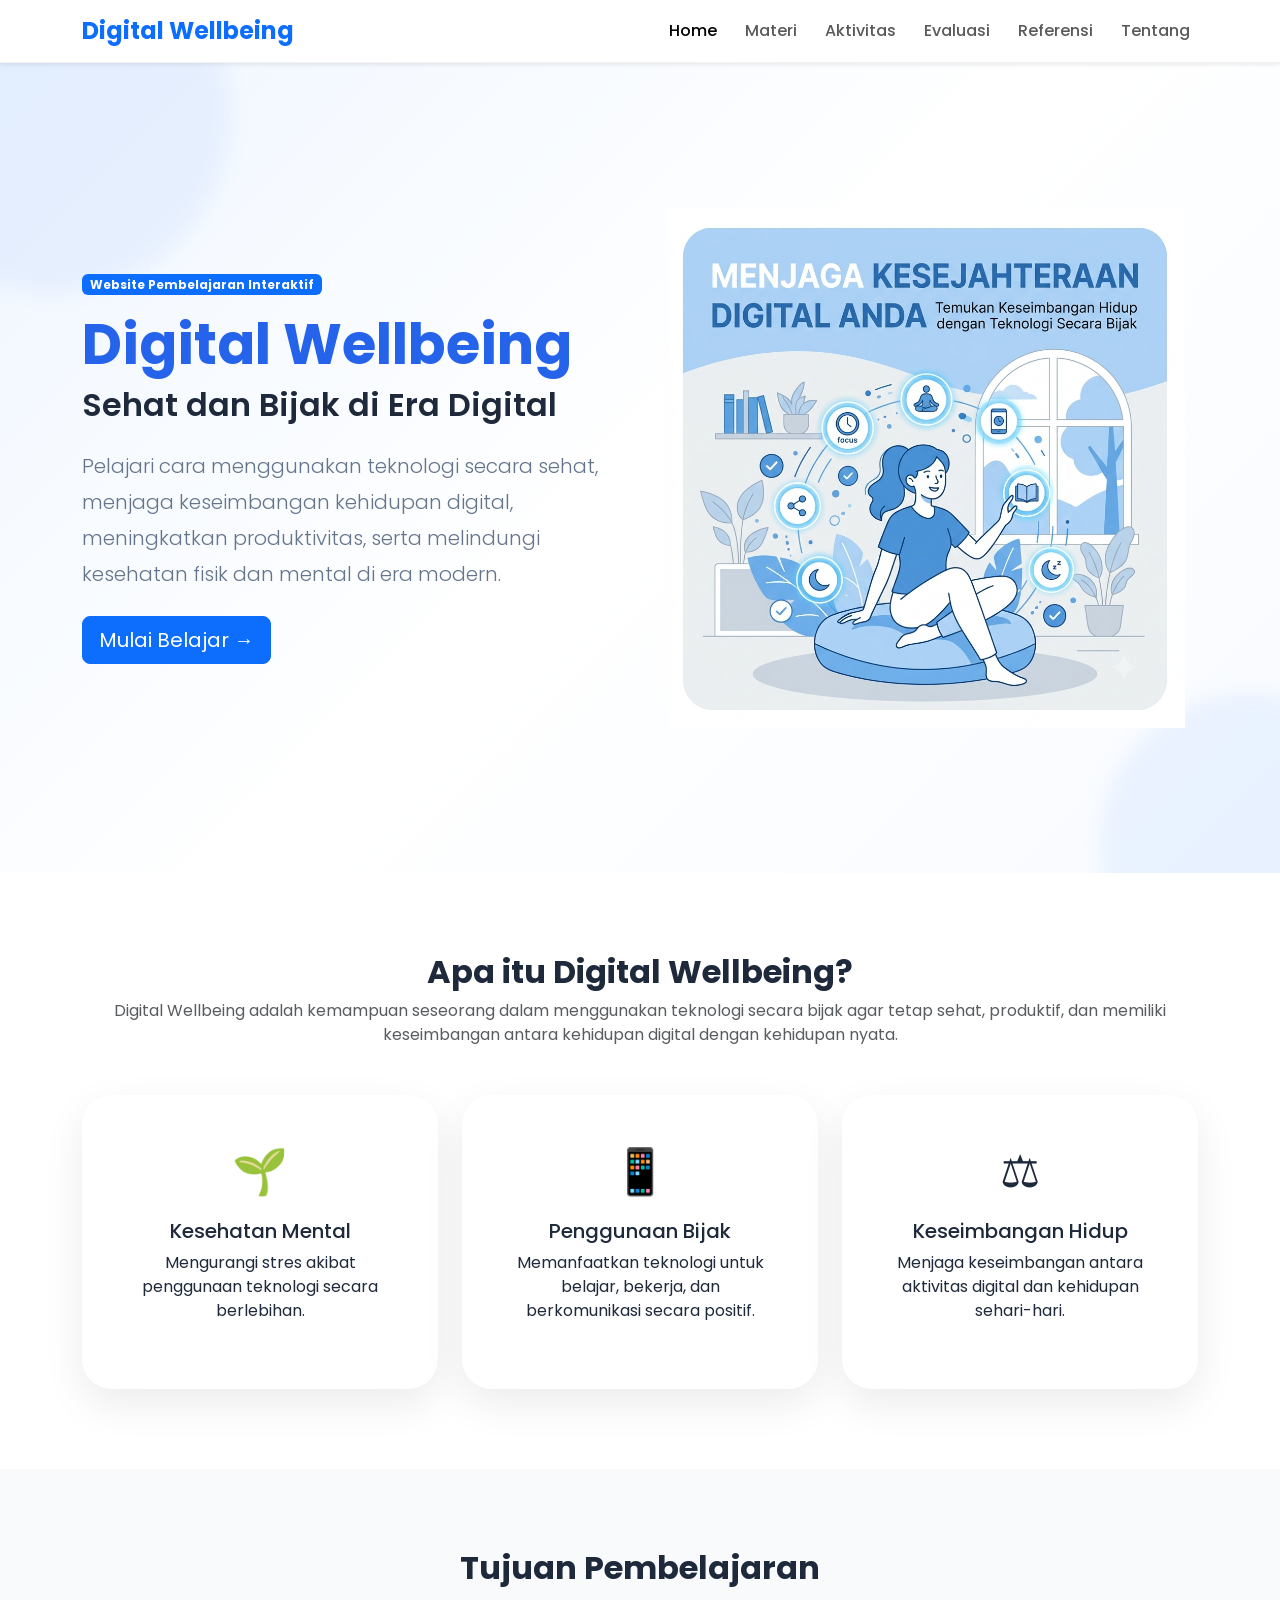
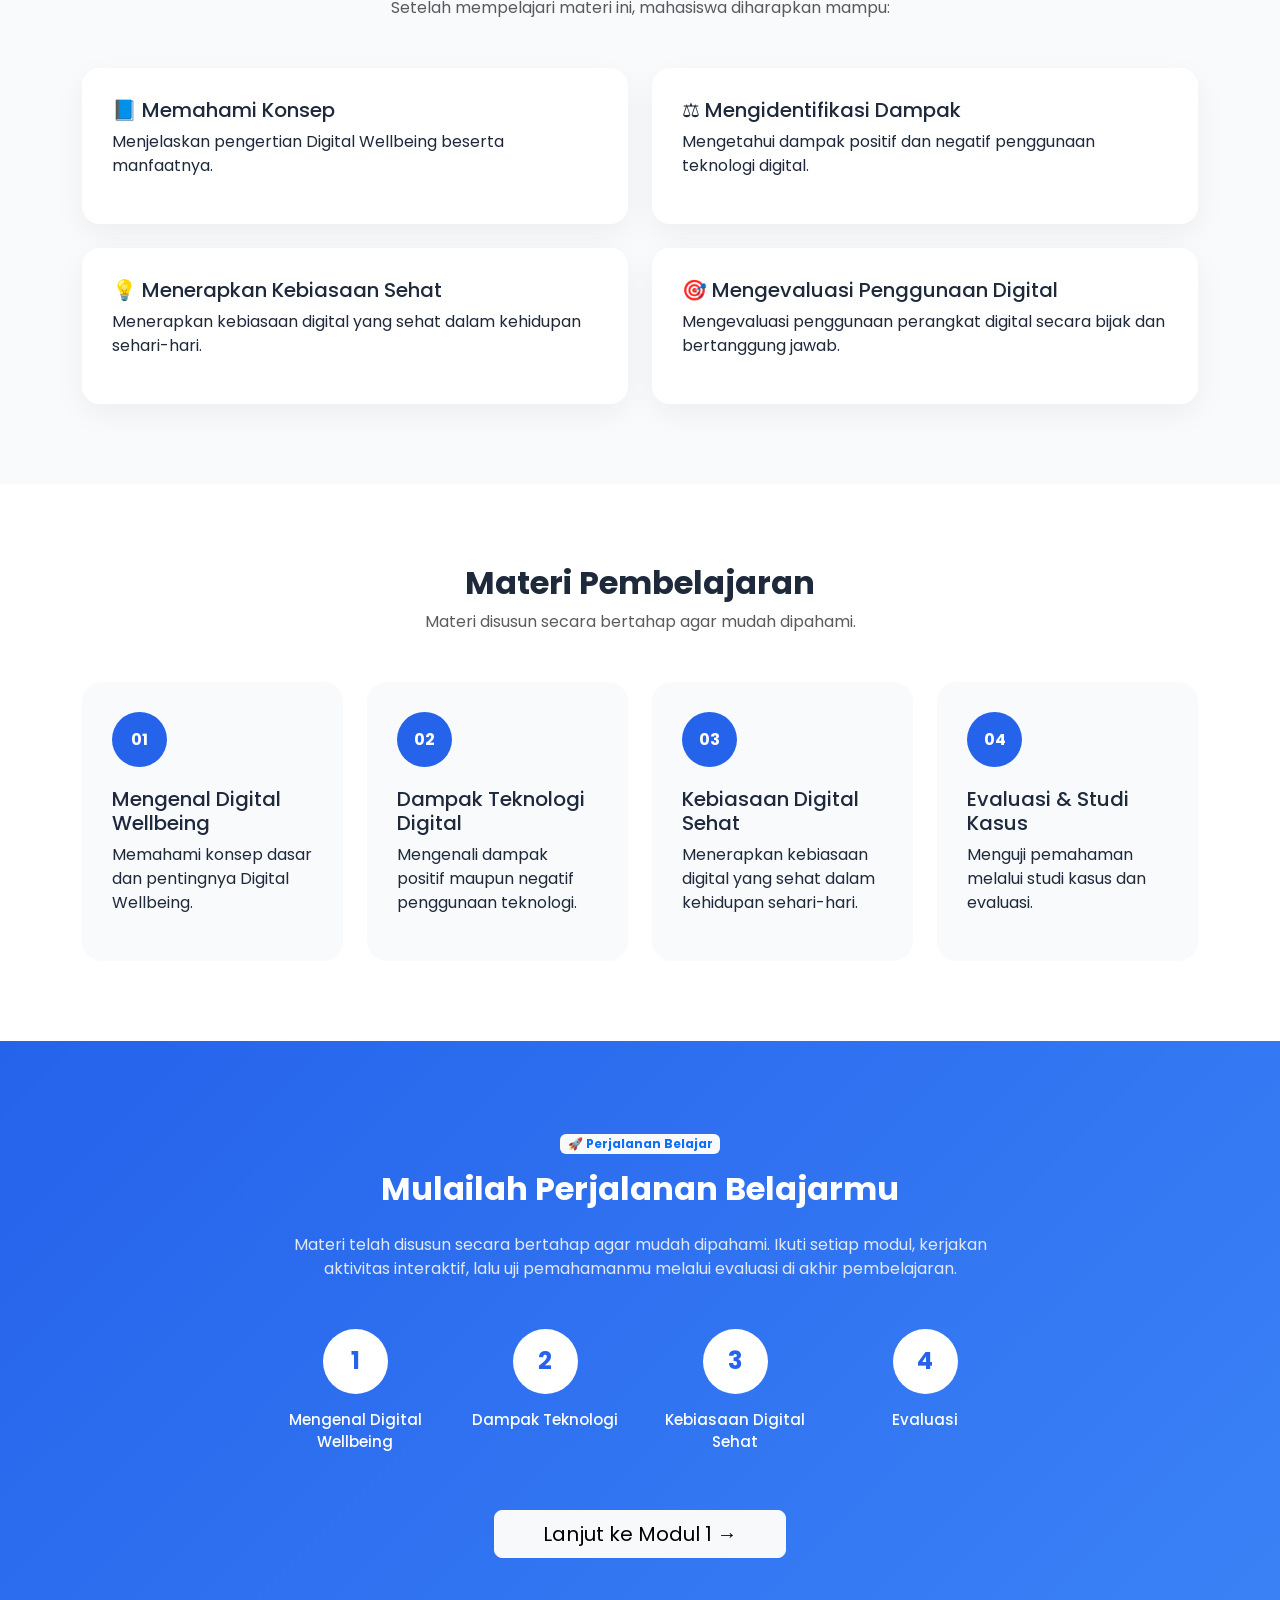
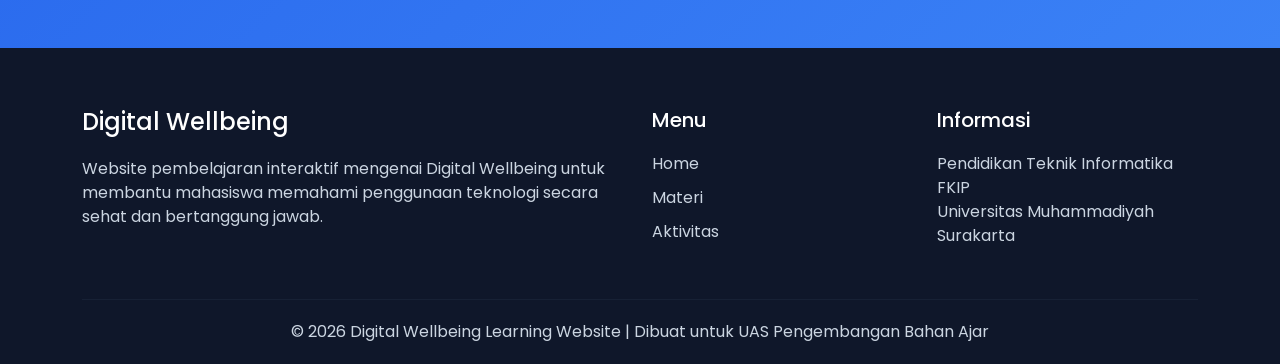
<file: index.html>
<!DOCTYPE html>
<html lang="id">

<head>
    <meta charset="UTF-8">
    <meta name="viewport" content="width=device-width, initial-scale=1.0">

    <title>Digital Wellbeing | Sehat dan Bijak di Era Digital</title>

    <!-- Favicon -->
    <link rel="icon" href="favicon.ico">

    <!-- Bootstrap -->
    <link href="https://cdn.jsdelivr.net/npm/bootstrap@5.3.7/dist/css/bootstrap.min.css" rel="stylesheet">

    <!-- Google Font -->
    <link rel="preconnect" href="https://fonts.googleapis.com">
    <link rel="preconnect" href="https://fonts.gstatic.com" crossorigin>
    <link href="https://fonts.googleapis.com/css2?family=Poppins:wght@300;400;500;600;700&display=swap" rel="stylesheet">

    <!-- CSS -->
    <link rel="stylesheet" href="css/style.css">
</head>

<body>

    <!-- Navbar -->
<nav class="navbar navbar-expand-lg bg-white shadow-sm sticky-top">
    <div class="container">

        <a class="navbar-brand fw-bold text-primary" href="#">
            Digital Wellbeing
        </a>

        <button class="navbar-toggler" type="button" data-bs-toggle="collapse" data-bs-target="#navbarNav">
            <span class="navbar-toggler-icon"></span>
        </button>

        <div class="collapse navbar-collapse" id="navbarNav">

            <ul class="navbar-nav ms-auto">

                <li class="nav-item">
                    <a class="nav-link active" href="index.html">Home</a>
                </li>

                <li class="nav-item">
                    <a class="nav-link" href="pages/materi.html">Materi</a>
                </li>

                <li class="nav-item">
                    <a class="nav-link" href="pages/aktivitas.html">Aktivitas</a>
                </li>

                <li class="nav-item">
                    <a class="nav-link" href="pages/evaluasi.html">Evaluasi</a>
                </li>

                <li class="nav-item">
                    <a class="nav-link" href="pages/referensi.html">Referensi</a>
                </li>

                <li class="nav-item">
                    <a class="nav-link" href="pages/tentang.html">Tentang</a>
                </li>

            </ul>

        </div>
    </div>
</nav>
    

    <!-- Hero -->
<section class="hero">
    <div class="container">
        <div class="row align-items-center">

            <!-- Kiri -->
            <div class="col-lg-6">

                <span class="badge bg-primary mb-3">
                    Website Pembelajaran Interaktif
                </span>

                <h1 class="display-4 fw-bold">
                    Digital Wellbeing
                </h1>

                <h2 class="fw-semibold mb-4">
                    Sehat dan Bijak di Era Digital
                </h2>

                <p class="lead mb-4">
                    Pelajari cara menggunakan teknologi secara sehat, menjaga
                    keseimbangan kehidupan digital, meningkatkan produktivitas,
                    serta melindungi kesehatan fisik dan mental di era modern.
                </p>

                <a href="pages/materi.html" class="btn btn-primary btn-lg">
                    Mulai Belajar →
                </a>

            </div>

            <!-- Kanan -->
            <div class="col-lg-6 text-center">

                <img src="assets/images/home.png"
                    class="img-fluid hero-image"
                    alt="Digital Wellbeing">

            </div>

        </div>
    </div>
</section>

    <!-- Tentang -->
<section class="about">

    <div class="container">

        <div class="text-center mb-5">

            <h2 class="fw-bold">
                Apa itu Digital Wellbeing?
            </h2>

            <p class="text-muted">
                Digital Wellbeing adalah kemampuan seseorang dalam menggunakan teknologi
                secara bijak agar tetap sehat, produktif, dan memiliki keseimbangan antara
                kehidupan digital dengan kehidupan nyata.
            </p>

        </div>

        <div class="row text-center">

            <div class="col-md-4">

                <div class="about-card">

                    <h3>🌱</h3>

                    <h5>Kesehatan Mental</h5>

                    <p>
                        Mengurangi stres akibat penggunaan teknologi secara berlebihan.
                    </p>

                </div>

            </div>

            <div class="col-md-4">

                <div class="about-card">

                    <h3>📱</h3>

                    <h5>Penggunaan Bijak</h5>

                    <p>
                        Memanfaatkan teknologi untuk belajar, bekerja, dan berkomunikasi secara positif.
                    </p>

                </div>

            </div>

            <div class="col-md-4">

                <div class="about-card">

                    <h3>⚖</h3>

                    <h5>Keseimbangan Hidup</h5>

                    <p>
                        Menjaga keseimbangan antara aktivitas digital dan kehidupan sehari-hari.
                    </p>

                </div>

            </div>

        </div>

    </div>

</section>

    <!-- Tujuan Pembelajaran -->
<section class="learning-goals">

    <div class="container">

        <div class="text-center mb-5">

            <h2 class="fw-bold">
                Tujuan Pembelajaran
            </h2>

            <p class="text-muted">
                Setelah mempelajari materi ini, mahasiswa diharapkan mampu:
            </p>

        </div>

        <div class="row g-4">

            <div class="col-md-6">

                <div class="goal-card">

                    <h5>📘 Memahami Konsep</h5>

                    <p>
                        Menjelaskan pengertian Digital Wellbeing beserta manfaatnya.
                    </p>

                </div>

            </div>

            <div class="col-md-6">

                <div class="goal-card">

                    <h5>⚖ Mengidentifikasi Dampak</h5>

                    <p>
                        Mengetahui dampak positif dan negatif penggunaan teknologi digital.
                    </p>

                </div>

            </div>

            <div class="col-md-6">

                <div class="goal-card">

                    <h5>💡 Menerapkan Kebiasaan Sehat</h5>

                    <p>
                        Menerapkan kebiasaan digital yang sehat dalam kehidupan sehari-hari.
                    </p>

                </div>

            </div>

            <div class="col-md-6">

                <div class="goal-card">

                    <h5>🎯 Mengevaluasi Penggunaan Digital</h5>

                    <p>
                        Mengevaluasi penggunaan perangkat digital secara bijak dan bertanggung jawab.
                    </p>

                </div>

            </div>

        </div>

    </div>

</section>

    <!-- Preview Materi -->
<section class="modules">

    <div class="container">

        <div class="text-center mb-5">

            <h2 class="fw-bold">
                Materi Pembelajaran
            </h2>

            <p class="text-muted">
                Materi disusun secara bertahap agar mudah dipahami.
            </p>

        </div>

        <div class="row g-4">

            <div class="col-lg-3 col-md-6">

                <div class="module-card">

                    <div class="module-number">
                        01
                    </div>

                    <h5>Mengenal Digital Wellbeing</h5>

                    <p>
                        Memahami konsep dasar dan pentingnya Digital Wellbeing.
                    </p>

                </div>

            </div>

            <div class="col-lg-3 col-md-6">

                <div class="module-card">

                    <div class="module-number">
                        02
                    </div>

                    <h5>Dampak Teknologi Digital</h5>

                    <p>
                        Mengenali dampak positif maupun negatif penggunaan teknologi.
                    </p>

                </div>

            </div>

            <div class="col-lg-3 col-md-6">

                <div class="module-card">

                    <div class="module-number">
                        03
                    </div>

                    <h5>Kebiasaan Digital Sehat</h5>

                    <p>
                        Menerapkan kebiasaan digital yang sehat dalam kehidupan sehari-hari.
                    </p>

                </div>

            </div>

            <div class="col-lg-3 col-md-6">

                <div class="module-card">

                    <div class="module-number">
                        04
                    </div>

                    <h5>Evaluasi & Studi Kasus</h5>

                    <p>
                        Menguji pemahaman melalui studi kasus dan evaluasi.
                    </p>

                </div>

            </div>

        </div>

    </div>

</section>

    <!-- CTA -->
<section class="cta">

    <div class="container">

        <div class="cta-box text-center">

            <span class="badge bg-light text-primary mb-3">
                🚀 Perjalanan Belajar
            </span>

            <h2 class="fw-bold mb-4">
                Mulailah Perjalanan Belajarmu
            </h2>

            <p class="mb-5">
                Materi telah disusun secara bertahap agar mudah dipahami.
                Ikuti setiap modul, kerjakan aktivitas interaktif, lalu
                uji pemahamanmu melalui evaluasi di akhir pembelajaran.
            </p>

            <div class="row justify-content-center g-4 mb-5">

                <div class="col-md-2 col-6">
                    <div class="journey-step">
                        <div class="step-circle">1</div>
                        <h6>Mengenal Digital Wellbeing</h6>
                    </div>
                </div>

                <div class="col-md-2 col-6">
                    <div class="journey-step">
                        <div class="step-circle">2</div>
                        <h6>Dampak Teknologi</h6>
                    </div>
                </div>

                <div class="col-md-2 col-6">
                    <div class="journey-step">
                        <div class="step-circle">3</div>
                        <h6>Kebiasaan Digital Sehat</h6>
                    </div>
                </div>

                <div class="col-md-2 col-6">
                    <div class="journey-step">
                        <div class="step-circle">4</div>
                        <h6>Evaluasi</h6>
                    </div>
                </div>

            </div>

            <a href="pages/materi.html" class="btn btn-light btn-lg px-5">
                Lanjut ke Modul 1 →
            </a>

        </div>

    </div>

</section>

    <!-- Footer -->
<footer>

    <div class="container">

        <div class="row">

            <div class="col-md-6">

                <h4>Digital Wellbeing</h4>

                <p>
                    Website pembelajaran interaktif mengenai Digital Wellbeing
                    untuk membantu mahasiswa memahami penggunaan teknologi
                    secara sehat dan bertanggung jawab.
                </p>

            </div>

            <div class="col-md-3">

                <h5>Menu</h5>

                <ul>

                    <li><a href="index.html">Home</a></li>
                    <li><a href="pages/materi.html">Materi</a></li>
                    <li><a href="pages/aktivitas.html">Aktivitas</a></li>

                </ul>

            </div>

            <div class="col-md-3">

                <h5>Informasi</h5>

                <p>
                    Pendidikan Teknik Informatika
                    <br>
                    FKIP
                    <br>
                    Universitas Muhammadiyah Surakarta
                </p>

            </div>

        </div>

        <hr>

        <p class="text-center mb-0">
            © 2026 Digital Wellbeing Learning Website | Dibuat untuk UAS Pengembangan Bahan Ajar
        </p>

    </div>

</footer>


    <!-- Bootstrap -->
    <script src="https://cdn.jsdelivr.net/npm/bootstrap@5.3.7/dist/js/bootstrap.bundle.min.js"></script>

    <!-- JS -->
    <script src="js/main.js"></script>
    <script src="../js/animation.js"></script>
</body>

</html>
</file>
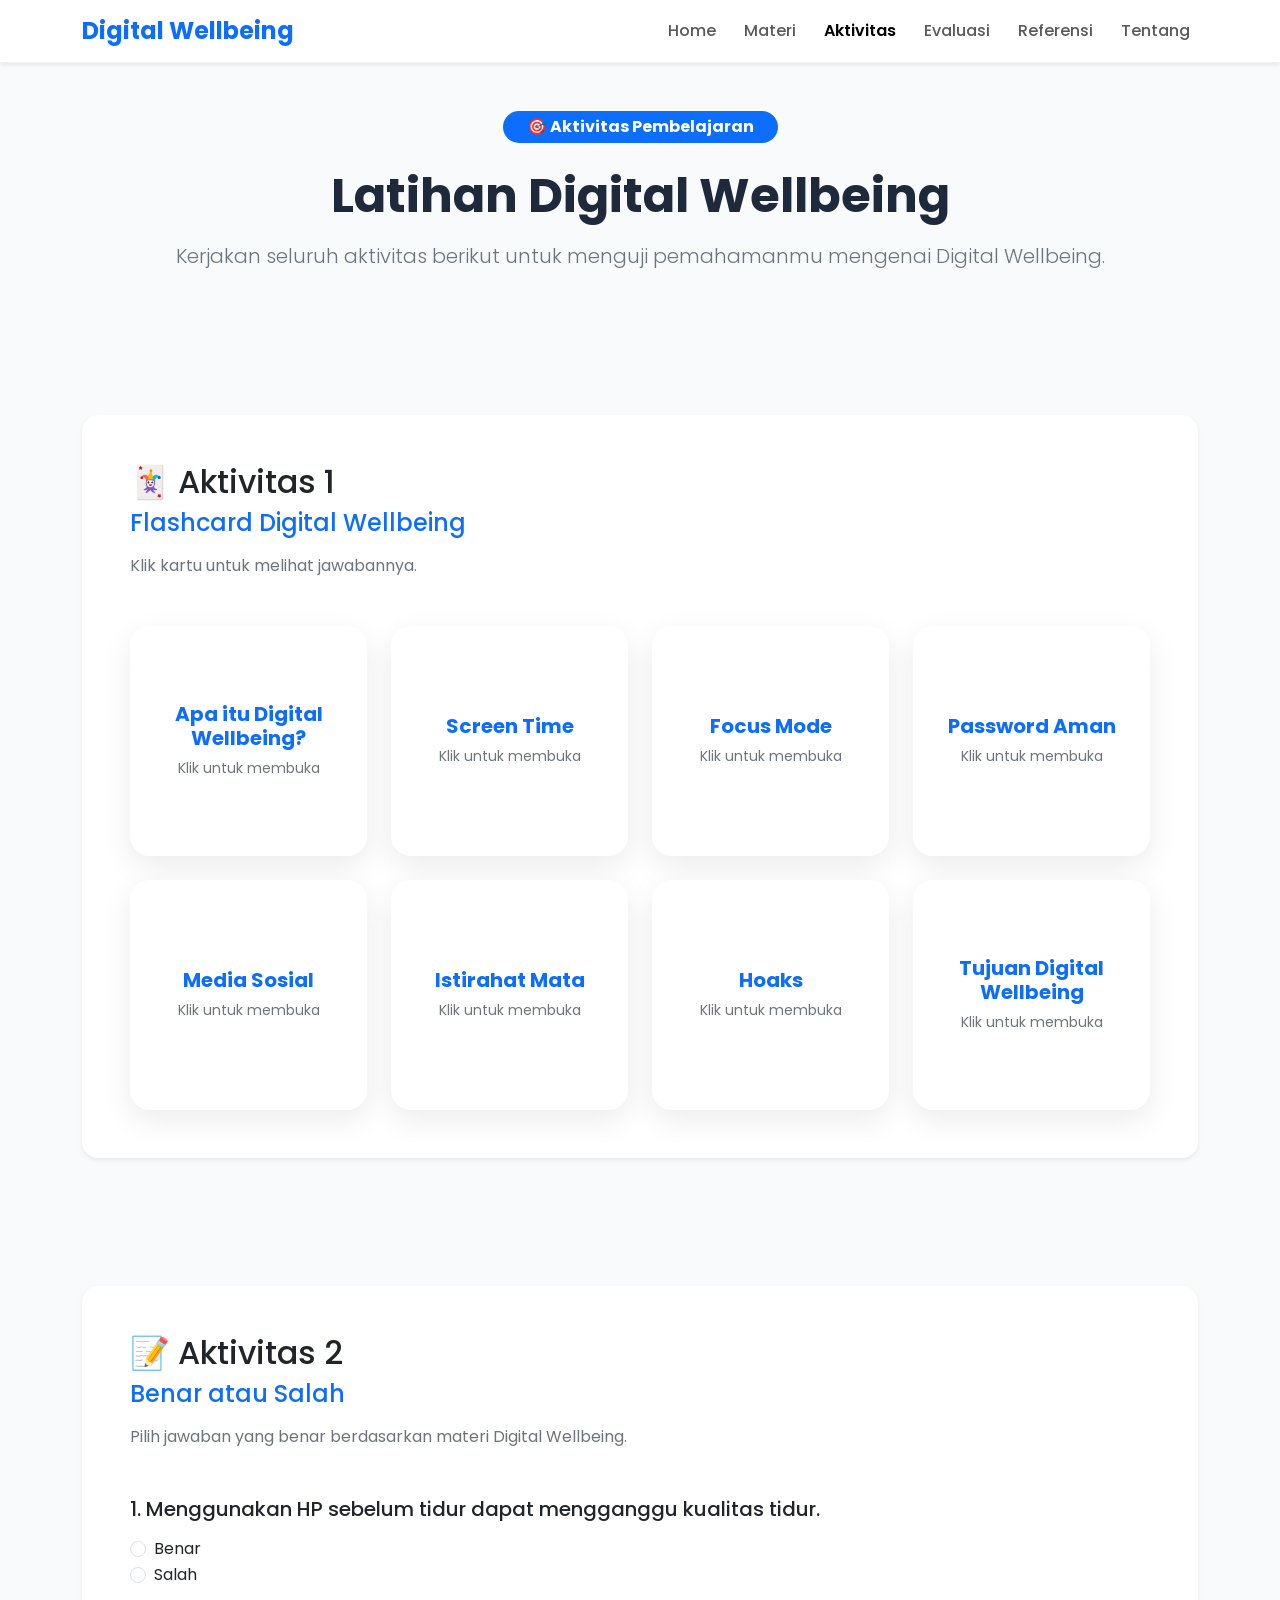
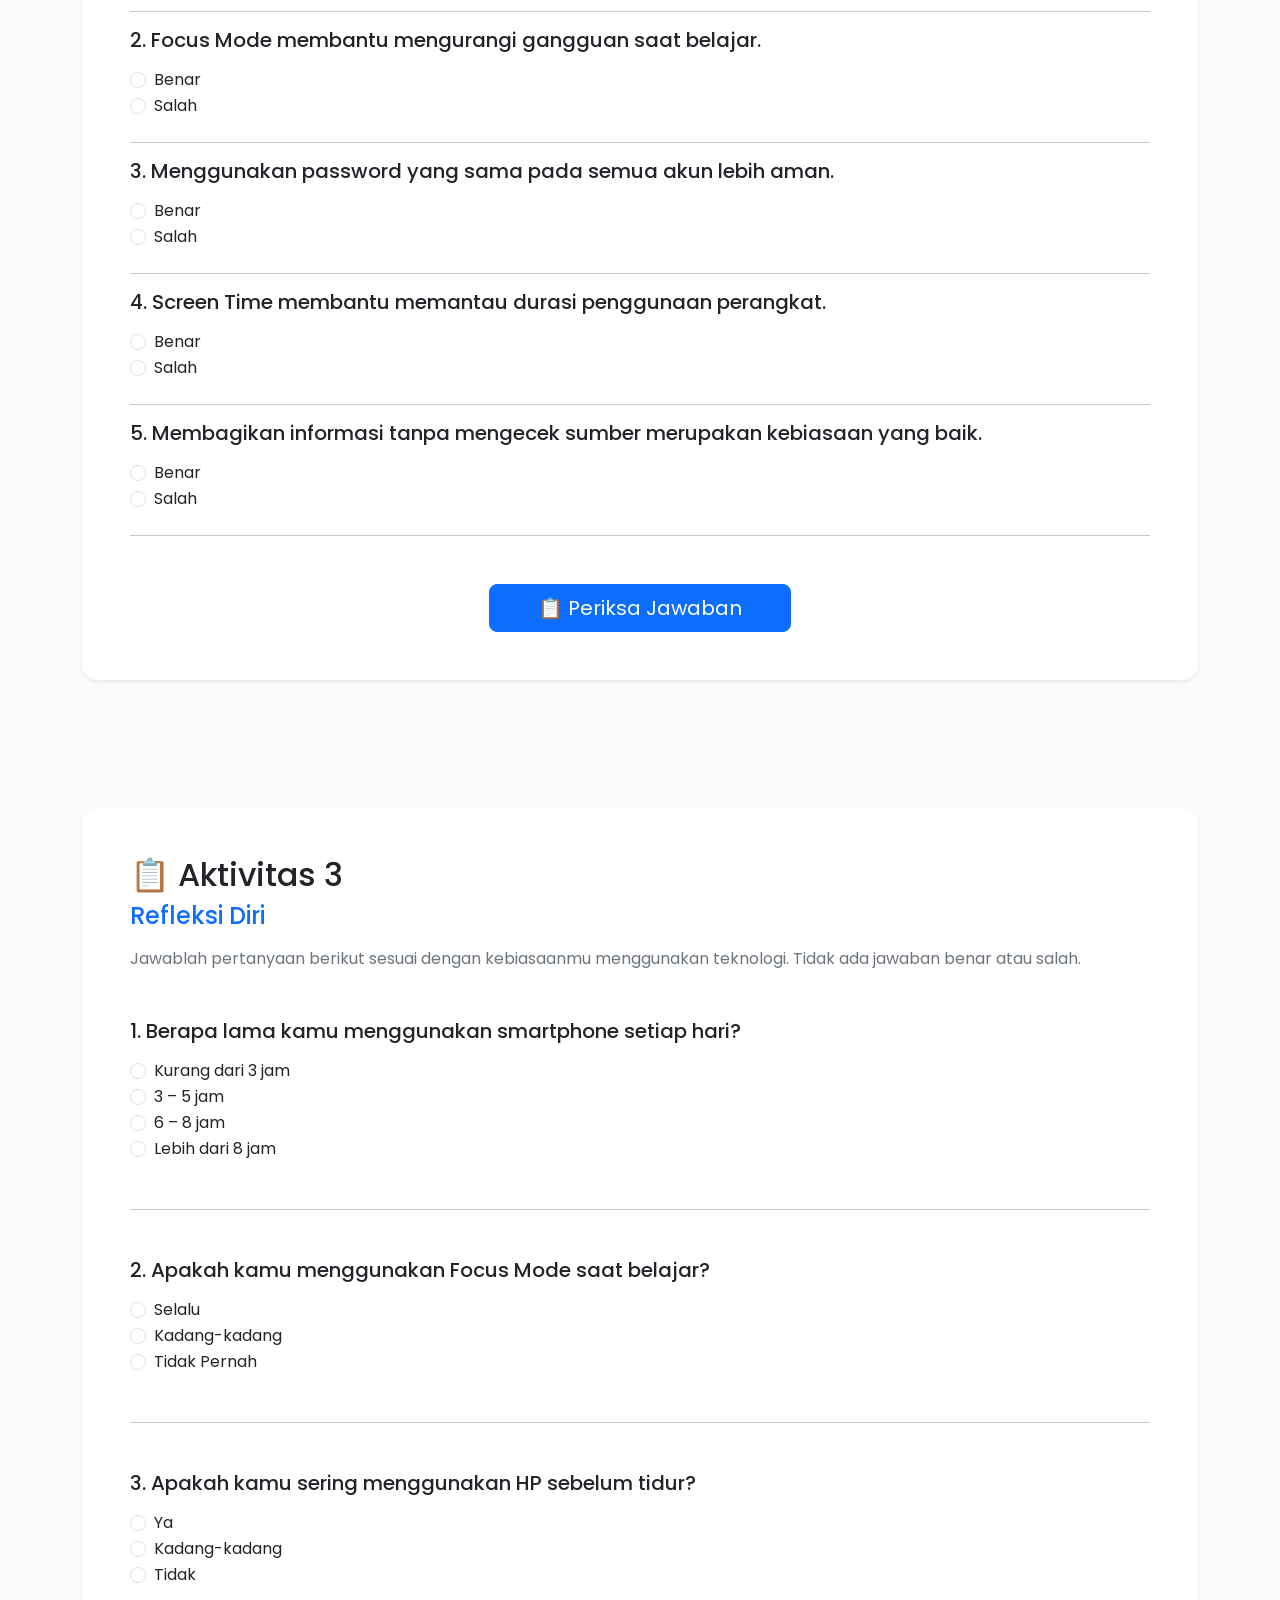
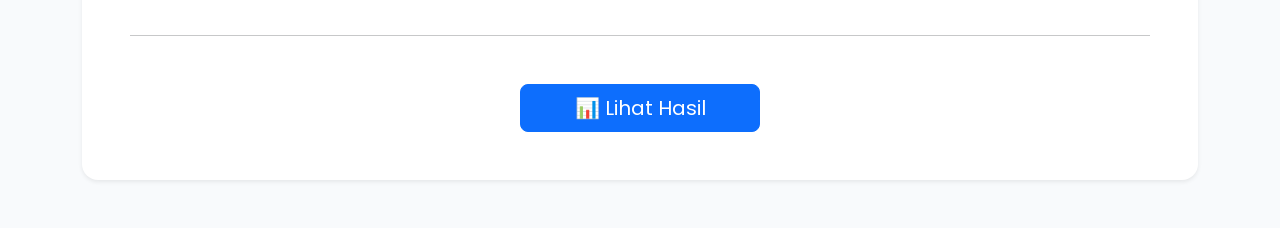
<file: pages/aktivitas.html>
<!DOCTYPE html>
<html lang="id">

<head>

    <meta charset="UTF-8">
    <meta name="viewport" content="width=device-width, initial-scale=1.0">

    <title>Aktivitas | Digital Wellbeing</title>

    <!-- Bootstrap -->

    <link href="https://cdn.jsdelivr.net/npm/bootstrap@5.3.3/dist/css/bootstrap.min.css" rel="stylesheet">

    <!-- Google Font -->

    <link href="https://fonts.googleapis.com/css2?family=Poppins:wght@300;400;500;600;700&display=swap" rel="stylesheet">

    <!-- CSS -->

    <link rel="stylesheet" href="../css/style.css">

</head>

<body>

<!-- ======================
NAVBAR
====================== -->

<nav class="navbar navbar-expand-lg bg-white shadow-sm sticky-top">

<div class="container">

<a class="navbar-brand fw-bold text-primary"
href="../index.html">

Digital Wellbeing

</a>

<button
class="navbar-toggler"
type="button"
data-bs-toggle="collapse"
data-bs-target="#navbar">

<span class="navbar-toggler-icon"></span>

</button>

<div class="collapse navbar-collapse"
id="navbar">

<ul class="navbar-nav ms-auto">

<li class="nav-item">

<a class="nav-link"
href="../index.html">

Home

</a>

</li>

<li class="nav-item">

<a class="nav-link"
href="materi.html">

Materi

</a>

</li>

<li class="nav-item">

<a class="nav-link active fw-semibold"
href="aktivitas.html">

Aktivitas

</a>

</li>

<li class="nav-item">

<a class="nav-link"
href="evaluasi.html">

Evaluasi

</a>

</li>

<li class="nav-item">

<a class="nav-link"
href="referensi.html">

Referensi

</a>

</li>

<li class="nav-item">

<a class="nav-link"
href="tentang.html">

Tentang

</a>

</li>

</ul>

</div>

</div>

</nav>

<!-- ======================
HERO
====================== -->

<section class="py-5">

<div class="container">

<div class="text-center">

<span class="badge bg-primary px-4 py-2 rounded-pill fs-6">

🎯 Aktivitas Pembelajaran

</span>

<h1 class="display-5 fw-bold mt-4">

Latihan Digital Wellbeing

</h1>

<p class="lead text-secondary mt-3">

Kerjakan seluruh aktivitas berikut untuk menguji
pemahamanmu mengenai Digital Wellbeing.

</p>

</div>

</div>

</section>

<!-- ======================
AKTIVITAS 1
====================== -->

<section class="pb-5">

<div class="container">

<div class="card shadow-sm border-0 rounded-4">

<div class="card-body p-5">

<h2 class="mb-2">
🃏 Aktivitas 1
</h2>

<h4 class="text-primary mb-3">
Flashcard Digital Wellbeing
</h4>

<p class="text-secondary mb-5">
Klik kartu untuk melihat jawabannya.
</p>

<div class="row g-4">

<!-- CARD 1 -->

<div class="col-lg-3 col-md-6">

<div class="flash-card">

<div class="flash-inner">

<div class="flash-front">

<h5>Apa itu Digital Wellbeing?</h5>

<small>Klik untuk membuka</small>

</div>

<div class="flash-back">

Teknologi digunakan secara sehat,
aman, dan seimbang.

</div>

</div>

</div>

</div>

<!-- CARD 2 -->

<div class="col-lg-3 col-md-6">

<div class="flash-card">

<div class="flash-inner">

<div class="flash-front">

<h5>Screen Time</h5>

<small>Klik untuk membuka</small>

</div>

<div class="flash-back">

Memantau lama penggunaan perangkat.

</div>

</div>

</div>

</div>

<!-- CARD 3 -->

<div class="col-lg-3 col-md-6">

<div class="flash-card">

<div class="flash-inner">

<div class="flash-front">

<h5>Focus Mode</h5>

<small>Klik untuk membuka</small>

</div>

<div class="flash-back">

Mengurangi gangguan notifikasi
saat belajar.

</div>

</div>

</div>

</div>

<!-- CARD 4 -->

<div class="col-lg-3 col-md-6">

<div class="flash-card">

<div class="flash-inner">

<div class="flash-front">

<h5>Password Aman</h5>

<small>Klik untuk membuka</small>

</div>

<div class="flash-back">

Gunakan password berbeda
di setiap akun.

</div>

</div>

</div>

</div>

<!-- CARD 5 -->

<div class="col-lg-3 col-md-6">

<div class="flash-card">

<div class="flash-inner">

<div class="flash-front">

<h5>Media Sosial</h5>

<small>Klik untuk membuka</small>

</div>

<div class="flash-back">

Gunakan secara bijak
dan tidak berlebihan.

</div>

</div>

</div>

</div>

<!-- CARD 6 -->

<div class="col-lg-3 col-md-6">

<div class="flash-card">

<div class="flash-inner">

<div class="flash-front">

<h5>Istirahat Mata</h5>

<small>Klik untuk membuka</small>

</div>

<div class="flash-back">

Lakukan aturan 20-20-20
agar mata tidak lelah.

</div>

</div>

</div>

</div>

<!-- CARD 7 -->

<div class="col-lg-3 col-md-6">

<div class="flash-card">

<div class="flash-inner">

<div class="flash-front">

<h5>Hoaks</h5>

<small>Klik untuk membuka</small>

</div>

<div class="flash-back">

Periksa kebenaran informasi
sebelum membagikannya.

</div>

</div>

</div>

</div>

<!-- CARD 8 -->

<div class="col-lg-3 col-md-6">

<div class="flash-card">

<div class="flash-inner">

<div class="flash-front">

<h5>Tujuan Digital Wellbeing</h5>

<small>Klik untuk membuka</small>

</div>

<div class="flash-back">

Meningkatkan kesehatan,
produktivitas dan kualitas hidup.

</div>

</div>

</div>

</div>

</div>

</div>

</div>

</div>

</section>

<!-- ======================
AKTIVITAS 2
====================== -->

<section class="pb-5">

<div class="container">

<div class="card shadow-sm border-0 rounded-4">

<div class="card-body p-5">

<h2 class="mb-2">
📝 Aktivitas 2
</h2>

<h4 class="text-primary mb-3">
Benar atau Salah
</h4>

<p class="text-secondary mb-5">
Pilih jawaban yang benar berdasarkan materi Digital Wellbeing.
</p>

<!-- SOAL 1 -->

<div class="mb-4">

<h5>1. Menggunakan HP sebelum tidur dapat mengganggu kualitas tidur.</h5>

<div class="form-check mt-3">

<input class="form-check-input tf-answer"
type="radio"
name="q1"
value="benar">

<label class="form-check-label">

Benar

</label>

</div>

<div class="form-check">

<input class="form-check-input tf-answer"
type="radio"
name="q1"
value="salah">

<label class="form-check-label">

Salah

</label>

</div>

</div>

<hr>

<!-- SOAL 2 -->

<div class="mb-4">

<h5>2. Focus Mode membantu mengurangi gangguan saat belajar.</h5>

<div class="form-check mt-3">

<input class="form-check-input tf-answer"
type="radio"
name="q2"
value="benar">

<label class="form-check-label">

Benar

</label>

</div>

<div class="form-check">

<input class="form-check-input tf-answer"
type="radio"
name="q2"
value="salah">

<label class="form-check-label">

Salah

</label>

</div>

</div>

<hr>

<!-- SOAL 3 -->

<div class="mb-4">

<h5>3. Menggunakan password yang sama pada semua akun lebih aman.</h5>

<div class="form-check mt-3">

<input class="form-check-input tf-answer"
type="radio"
name="q3"
value="benar">

<label class="form-check-label">

Benar

</label>

</div>

<div class="form-check">

<input class="form-check-input tf-answer"
type="radio"
name="q3"
value="salah">

<label class="form-check-label">

Salah

</label>

</div>

</div>

<hr>

<!-- SOAL 4 -->

<div class="mb-4">

<h5>4. Screen Time membantu memantau durasi penggunaan perangkat.</h5>

<div class="form-check mt-3">

<input class="form-check-input tf-answer"
type="radio"
name="q4"
value="benar">

<label class="form-check-label">

Benar

</label>

</div>

<div class="form-check">

<input class="form-check-input tf-answer"
type="radio"
name="q4"
value="salah">

<label class="form-check-label">

Salah

</label>

</div>

</div>

<hr>

<!-- SOAL 5 -->

<div class="mb-4">

<h5>5. Membagikan informasi tanpa mengecek sumber merupakan kebiasaan yang baik.</h5>

<div class="form-check mt-3">

<input class="form-check-input tf-answer"
type="radio"
name="q5"
value="benar">

<label class="form-check-label">

Benar

</label>

</div>

<div class="form-check">

<input class="form-check-input tf-answer"
type="radio"
name="q5"
value="salah">

<label class="form-check-label">

Salah

</label>

</div>

</div>

<hr>

<div class="text-center mt-5">

<button
class="btn btn-primary btn-lg px-5"
id="cekQuiz">

📋 Periksa Jawaban

</button>

</div>

<div id="hasilQuiz" class="mt-5"></div>

</div>

</div>

</div>

</section>

<!-- ======================
AKTIVITAS 3
====================== -->

<section class="pb-5">

<div class="container">

<div class="card shadow-sm border-0 rounded-4">

<div class="card-body p-5">

<h2 class="mb-2">
📋 Aktivitas 3
</h2>

<h4 class="text-primary mb-3">
Refleksi Diri
</h4>

<p class="text-secondary mb-5">
Jawablah pertanyaan berikut sesuai dengan kebiasaanmu menggunakan teknologi.
Tidak ada jawaban benar atau salah.
</p>

<!-- Pertanyaan 1 -->

<div class="mb-5">

<h5>
1. Berapa lama kamu menggunakan smartphone setiap hari?
</h5>

<div class="form-check mt-3">

<input class="form-check-input"
type="radio"
name="r1"
value="1">

<label class="form-check-label">

Kurang dari 3 jam

</label>

</div>

<div class="form-check">

<input class="form-check-input"
type="radio"
name="r1"
value="2">

<label class="form-check-label">

3 – 5 jam

</label>

</div>

<div class="form-check">

<input class="form-check-input"
type="radio"
name="r1"
value="3">

<label class="form-check-label">

6 – 8 jam

</label>

</div>

<div class="form-check">

<input class="form-check-input"
type="radio"
name="r1"
value="4">

<label class="form-check-label">

Lebih dari 8 jam

</label>

</div>

</div>

<hr>

<!-- Pertanyaan 2 -->

<div class="my-5">

<h5>
2. Apakah kamu menggunakan Focus Mode saat belajar?
</h5>

<div class="form-check mt-3">

<input class="form-check-input"
type="radio"
name="r2"
value="1">

<label class="form-check-label">

Selalu

</label>

</div>

<div class="form-check">

<input class="form-check-input"
type="radio"
name="r2"
value="2">

<label class="form-check-label">

Kadang-kadang

</label>

</div>

<div class="form-check">

<input class="form-check-input"
type="radio"
name="r2"
value="3">

<label class="form-check-label">

Tidak Pernah

</label>

</div>

</div>

<hr>

<!-- Pertanyaan 3 -->

<div class="my-5">

<h5>
3. Apakah kamu sering menggunakan HP sebelum tidur?
</h5>

<div class="form-check mt-3">

<input class="form-check-input"
type="radio"
name="r3"
value="3">

<label class="form-check-label">

Ya

</label>

</div>

<div class="form-check">

<input class="form-check-input"
type="radio"
name="r3"
value="2">

<label class="form-check-label">

Kadang-kadang

</label>

</div>

<div class="form-check">

<input class="form-check-input"
type="radio"
name="r3"
value="1">

<label class="form-check-label">

Tidak

</label>

</div>

</div>

<hr>

<!-- Tombol -->

<div class="text-center mt-5">

<button
id="cekRefleksi"
class="btn btn-primary btn-lg px-5">

📊 Lihat Hasil

</button>

</div>

<!-- Hasil -->

<div id="hasilRefleksi" class="mt-5">

</div>

</div>

</div>

</div>

</section>

<!-- Bootstrap -->

<script src="https://cdn.jsdelivr.net/npm/bootstrap@5.3.3/dist/js/bootstrap.bundle.min.js"></script>

<!-- Flashcard -->
<script src="../js/flashcard.js"></script>
<script src="../js/quiz.js"></script>
<script src="../js/refleksi.js"></script>
<script src="../js/animation.js"></script>
</body>

</html>
</file>
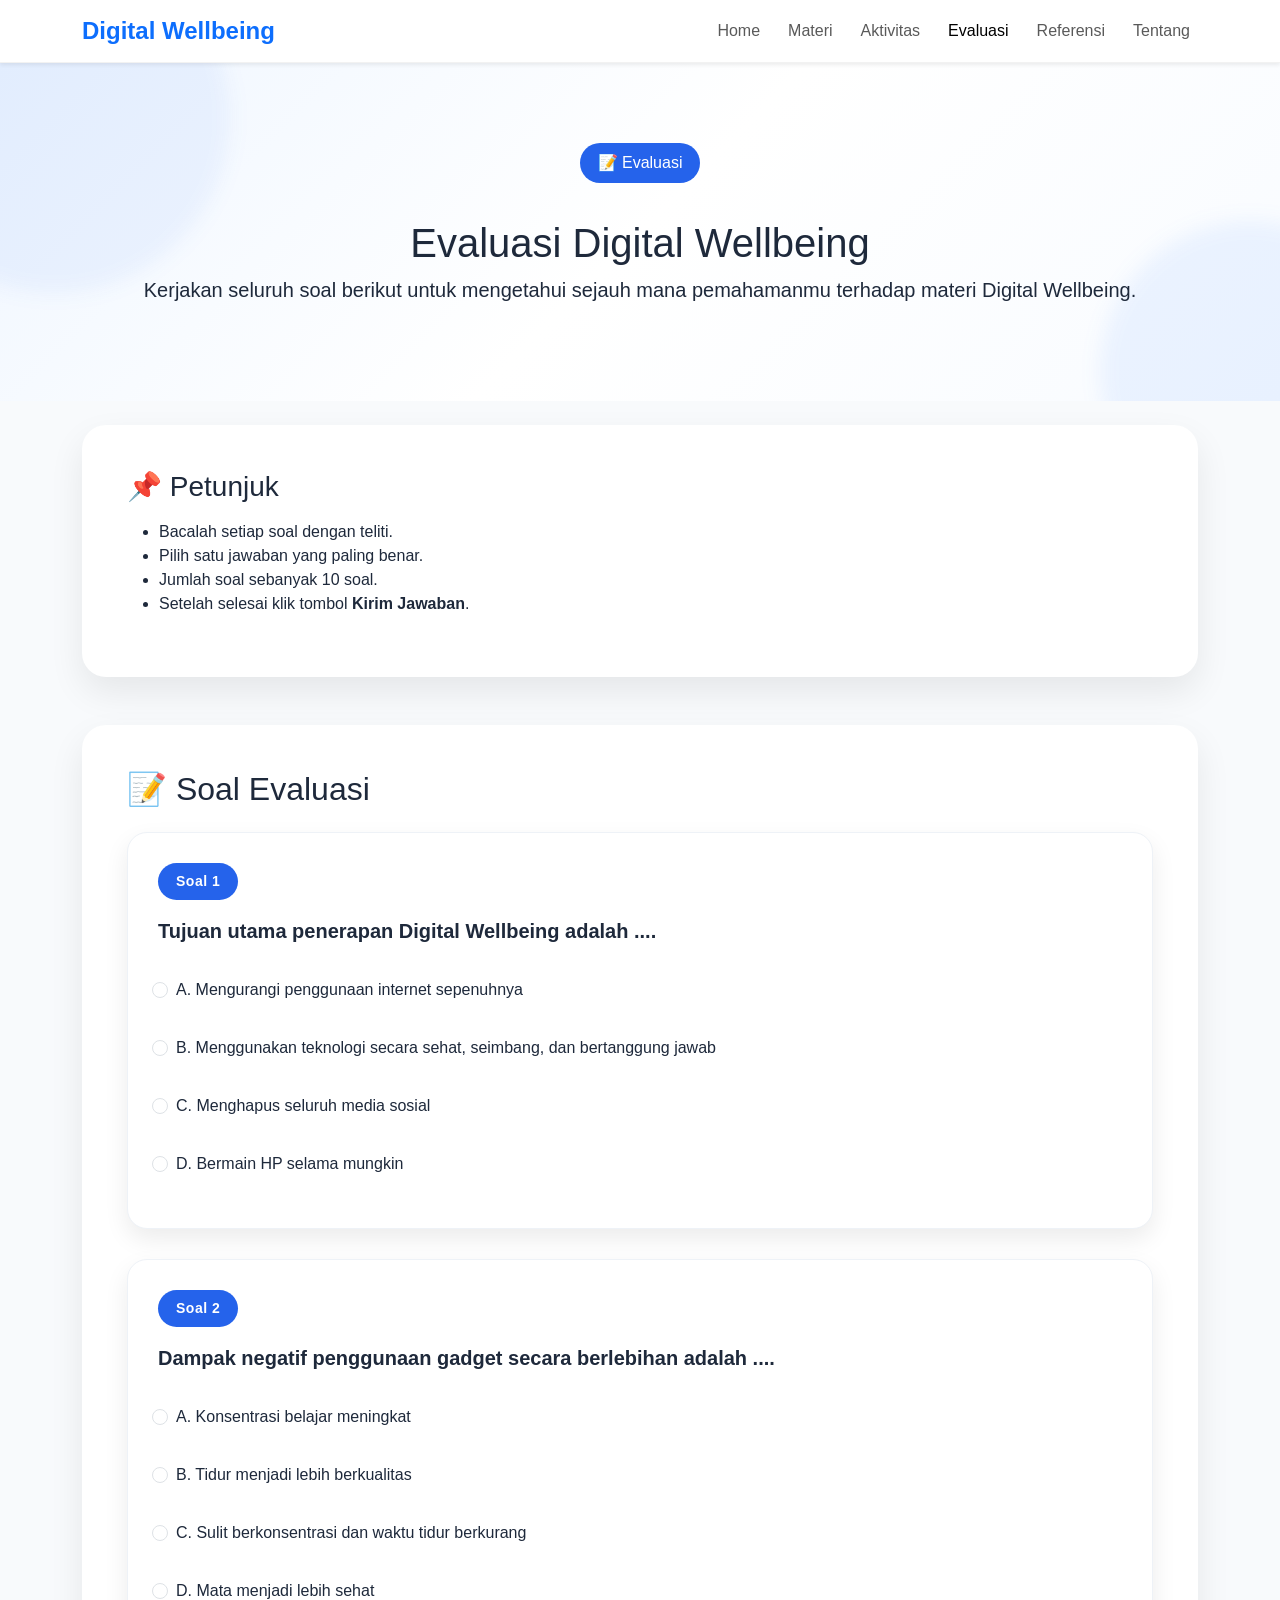
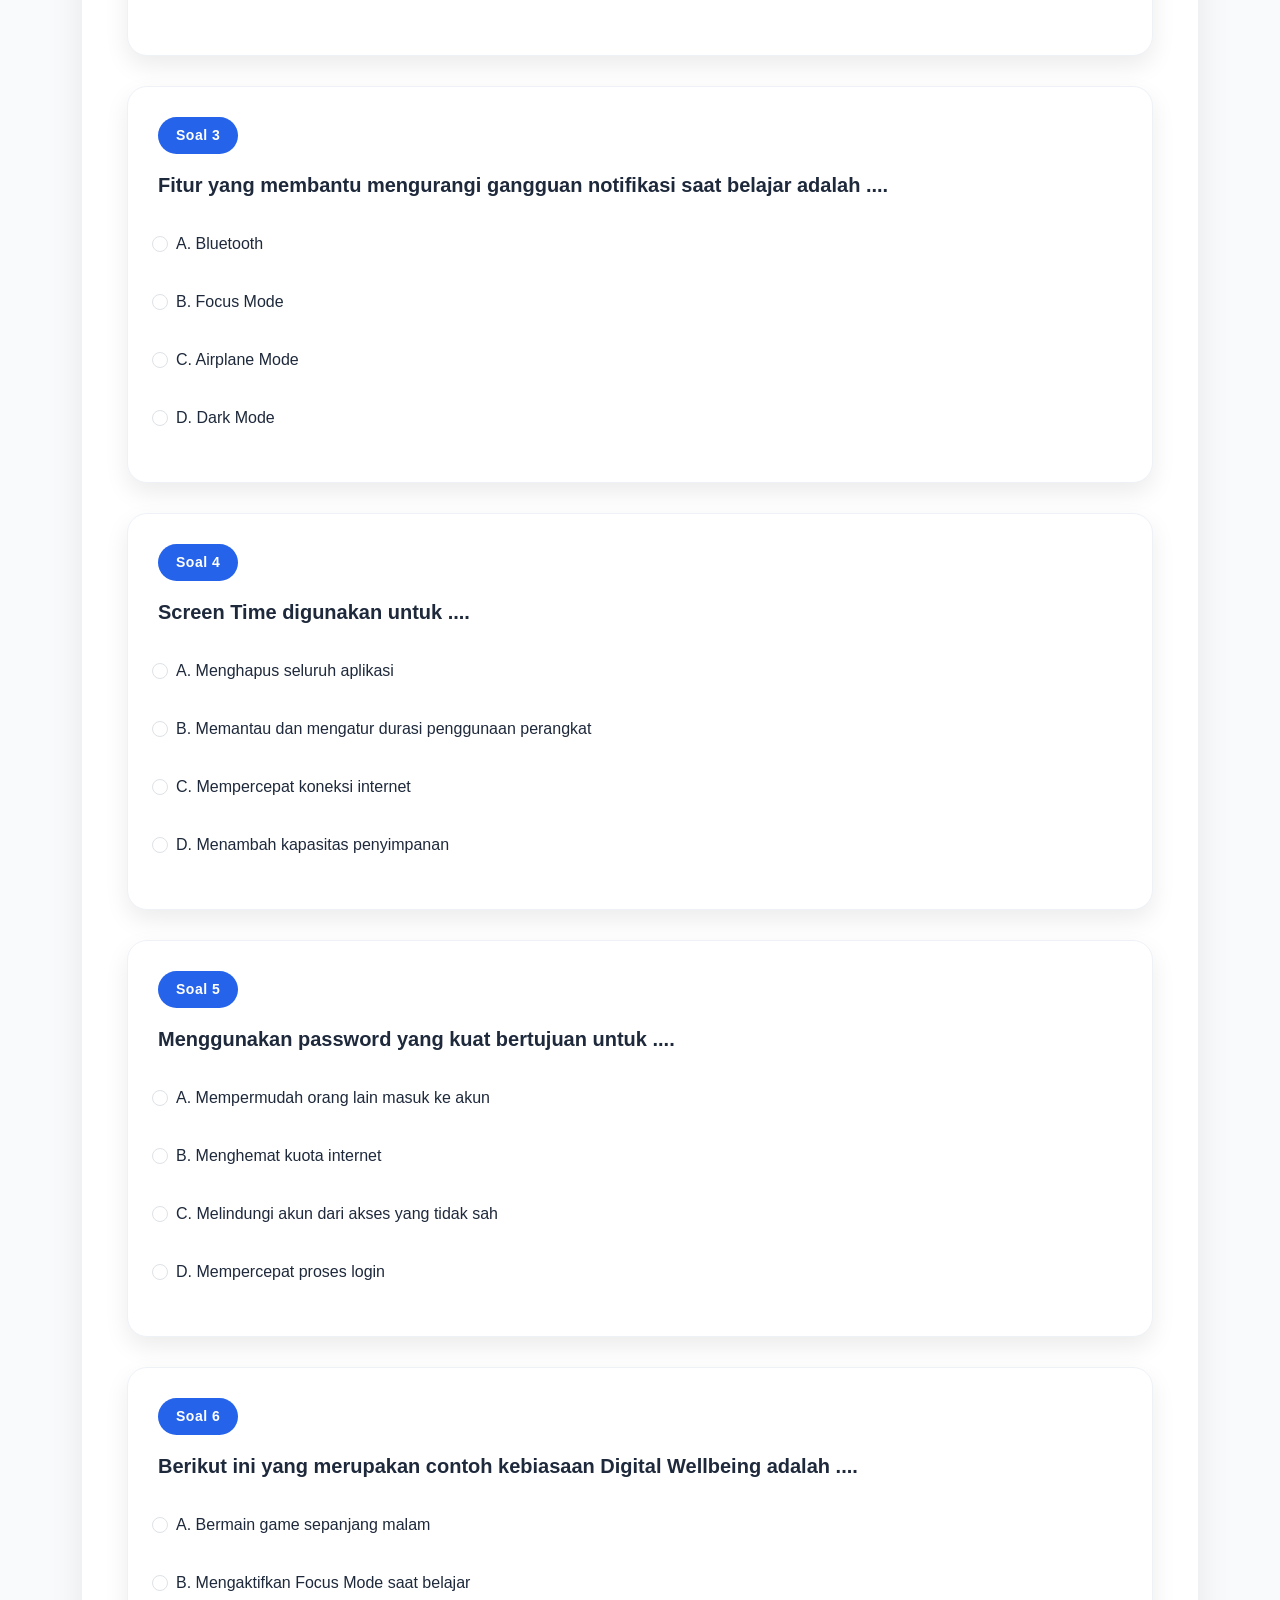
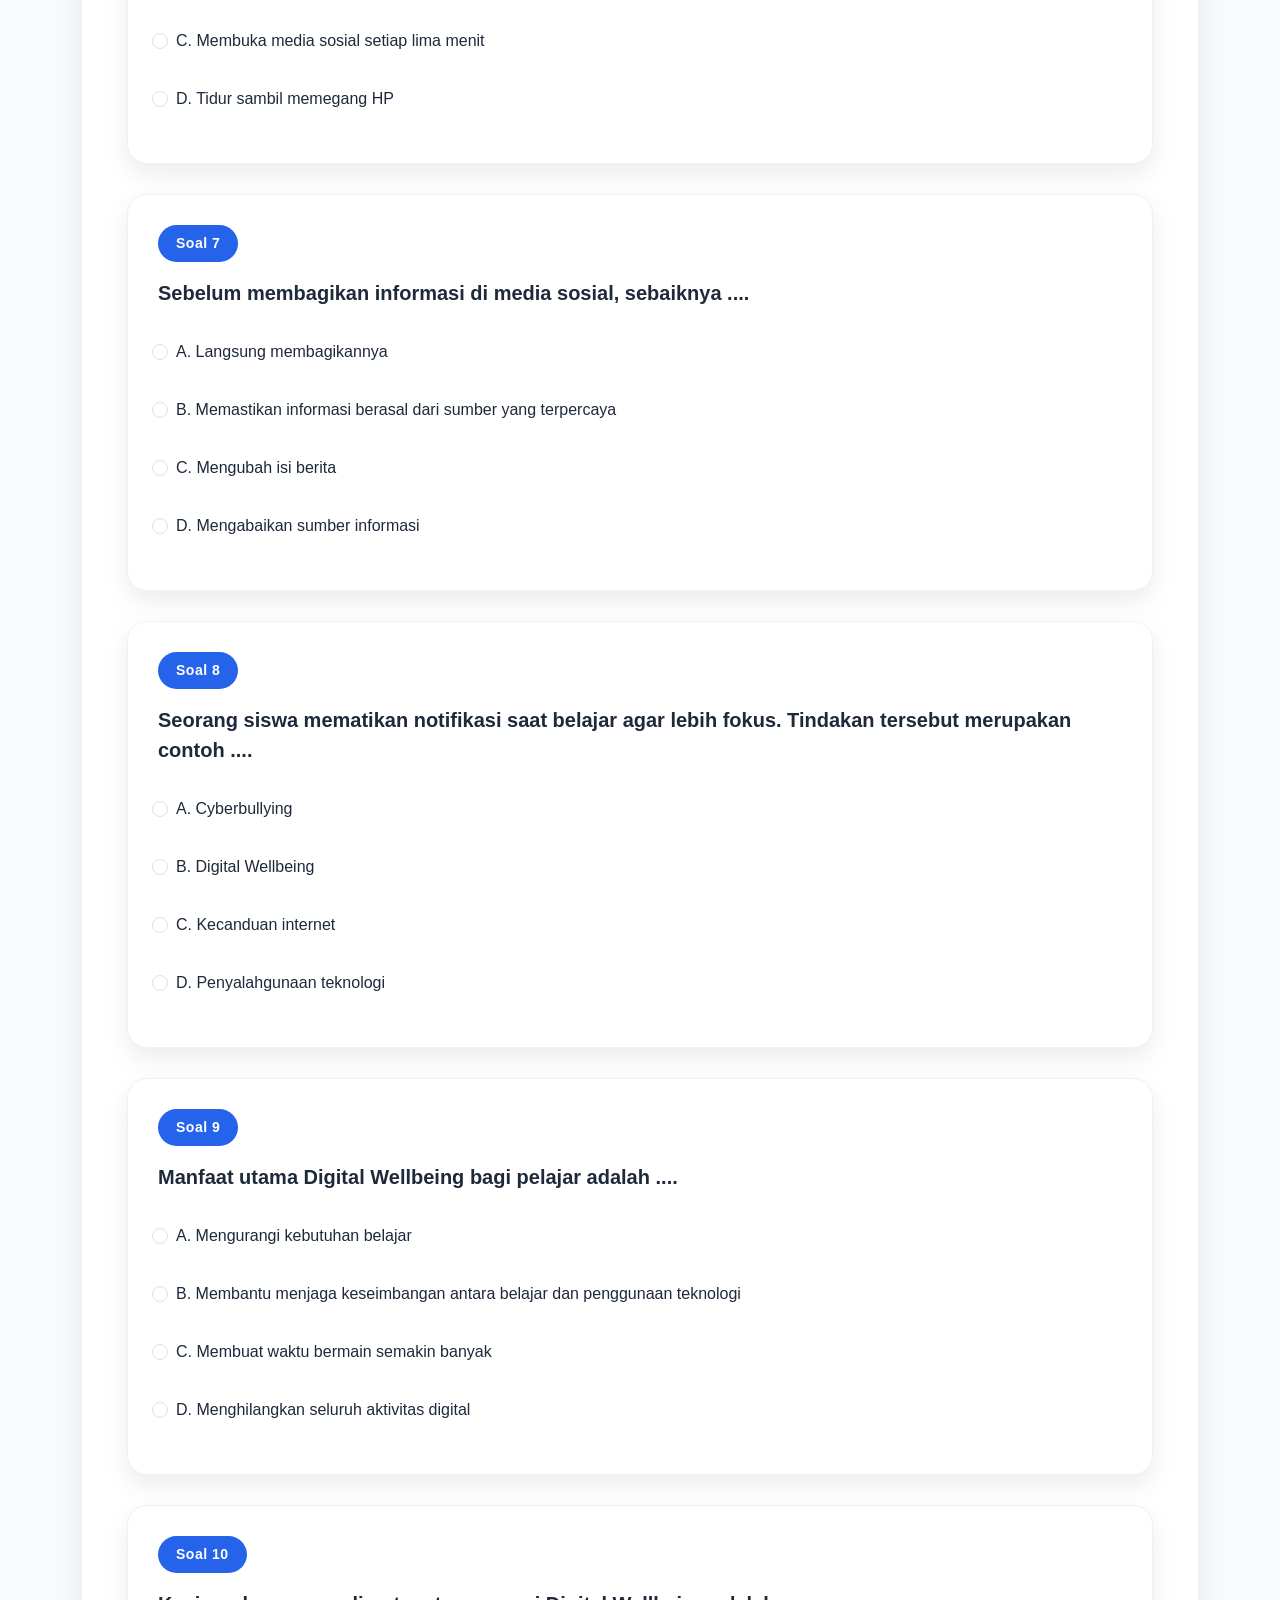
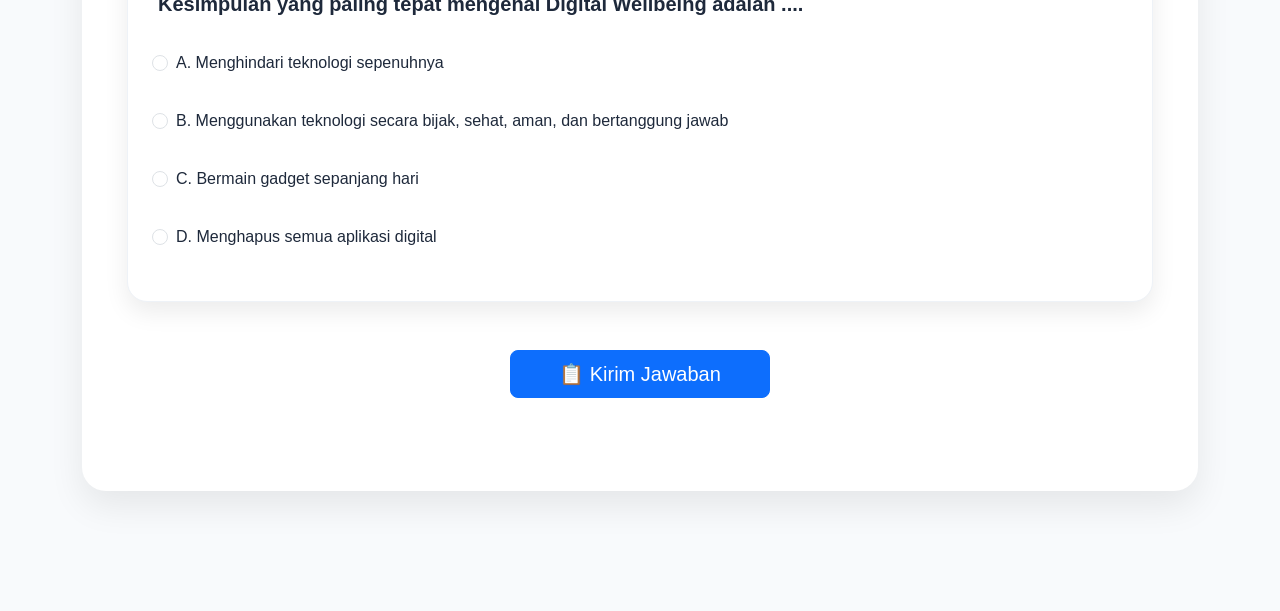
<file: pages/evaluasi.html>
<!DOCTYPE html>
<html lang="id">

<head>

    <meta charset="UTF-8">

    <meta name="viewport"
          content="width=device-width, initial-scale=1.0">

    <title>Evaluasi | Digital Wellbeing</title>

    <link href="https://cdn.jsdelivr.net/npm/bootstrap@5.3.7/dist/css/bootstrap.min.css"
          rel="stylesheet">

    <link rel="stylesheet" href="../css/style.css">

</head>

<body>

<!-- =========================
NAVBAR
========================= -->

<nav class="navbar navbar-expand-lg bg-white shadow-sm sticky-top">

    <div class="container">

        <a class="navbar-brand fw-bold text-primary"
           href="../index.html">

            Digital Wellbeing

        </a>

        <button class="navbar-toggler"
                data-bs-toggle="collapse"
                data-bs-target="#navbarNav">

            <span class="navbar-toggler-icon"></span>

        </button>

        <div class="collapse navbar-collapse"
             id="navbarNav">

            <ul class="navbar-nav ms-auto">

                <li class="nav-item">
                    <a class="nav-link"
                       href="../index.html">
                        Home
                    </a>
                </li>

                <li class="nav-item">
                    <a class="nav-link"
                       href="materi.html">
                        Materi
                    </a>
                </li>

                <li class="nav-item">
                    <a class="nav-link"
                       href="aktivitas.html">
                        Aktivitas
                    </a>
                </li>

                <li class="nav-item">
                    <a class="nav-link active"
                       href="evaluasi.html">
                        Evaluasi
                    </a>
                </li>

                <li class="nav-item">
                    <a class="nav-link"
                       href="referensi.html">
                        Referensi
                    </a>
                </li>

                <li class="nav-item">
                    <a class="nav-link"
                       href="tentang.html">
                        Tentang
                    </a>
                </li>

            </ul>

        </div>

    </div>

</nav>

<!-- =========================
HERO
========================= -->

<section class="hero-section">

    <div class="container">

        <div class="text-center">

            <span class="module-badge">

                📝 Evaluasi

            </span>

            <h1 class="mt-3">

                Evaluasi Digital Wellbeing

            </h1>

            <p class="lead">

                Kerjakan seluruh soal berikut untuk mengetahui
                sejauh mana pemahamanmu terhadap materi
                Digital Wellbeing.

            </p>

        </div>

    </div>

</section>

<!-- =========================
PETUNJUK
========================= -->

<section class="py-4">

    <div class="container">

        <div class="content-box">

            <h3>
                📌 Petunjuk
            </h3>

            <ul class="mt-3">

                <li>Bacalah setiap soal dengan teliti.</li>

                <li>Pilih satu jawaban yang paling benar.</li>

                <li>Jumlah soal sebanyak 10 soal.</li>

                <li>Setelah selesai klik tombol
                    <b>Kirim Jawaban</b>.
                </li>

            </ul>

        </div>

    </div>

</section>

<!-- =========================
SOAL
========================= -->

<section class="py-4">

    <div class="container">

        <div class="content-box">

            <h2 class="mb-4">

                📝 Soal Evaluasi

            </h2>

<div class="question-card">

    <div class="question-number">

        Soal 1

    </div>

    <h5 class="mt-3">

        Tujuan utama penerapan Digital Wellbeing adalah ....

    </h5>

    <div class="form-check">

        <input
        class="form-check-input"
        type="radio"
        name="q1"
        value="a">

        <label class="form-check-label">

            A. Mengurangi penggunaan internet sepenuhnya

        </label>

    </div>

    <div class="form-check">

        <input
        class="form-check-input"
        type="radio"
        name="q1"
        value="b">

        <label class="form-check-label">

            B. Menggunakan teknologi secara sehat,
            seimbang, dan bertanggung jawab

        </label>

    </div>

    <div class="form-check">

        <input
        class="form-check-input"
        type="radio"
        name="q1"
        value="c">

        <label class="form-check-label">

            C. Menghapus seluruh media sosial

        </label>

    </div>

    <div class="form-check">

        <input
        class="form-check-input"
        type="radio"
        name="q1"
        value="d">

        <label class="form-check-label">

            D. Bermain HP selama mungkin

        </label>

    </div>

</div>

<div class="question-card">

    <div class="question-number">

        Soal 2

    </div>

    <h5 class="mt-3">

        Dampak negatif penggunaan gadget secara berlebihan adalah ....

    </h5>

    <div class="form-check">

        <input class="form-check-input"
        type="radio"
        name="q2"
        value="a">

        <label class="form-check-label">

            A. Konsentrasi belajar meningkat

        </label>

    </div>

    <div class="form-check">

        <input class="form-check-input"
        type="radio"
        name="q2"
        value="b">

        <label class="form-check-label">

            B. Tidur menjadi lebih berkualitas

        </label>

    </div>

    <div class="form-check">

        <input class="form-check-input"
        type="radio"
        name="q2"
        value="c">

        <label class="form-check-label">

            C. Sulit berkonsentrasi dan waktu tidur berkurang

        </label>

    </div>

    <div class="form-check">

        <input class="form-check-input"
        type="radio"
        name="q2"
        value="d">

        <label class="form-check-label">

            D. Mata menjadi lebih sehat

        </label>

    </div>

</div>

<div class="question-card">

    <div class="question-number">

        Soal 3

    </div>

    <h5 class="mt-3">

        Fitur yang membantu mengurangi gangguan notifikasi saat belajar adalah ....

    </h5>

    <div class="form-check">

        <input class="form-check-input"
        type="radio"
        name="q3"
        value="a">

        <label class="form-check-label">

            A. Bluetooth

        </label>

    </div>

    <div class="form-check">

        <input class="form-check-input"
        type="radio"
        name="q3"
        value="b">

        <label class="form-check-label">

            B. Focus Mode

        </label>

    </div>

    <div class="form-check">

        <input class="form-check-input"
        type="radio"
        name="q3"
        value="c">

        <label class="form-check-label">

            C. Airplane Mode

        </label>

    </div>

    <div class="form-check">

        <input class="form-check-input"
        type="radio"
        name="q3"
        value="d">

        <label class="form-check-label">

            D. Dark Mode

        </label>

    </div>

</div>

<div class="question-card">

    <div class="question-number">
        Soal 4
    </div>

    <h5 class="mt-3">
        Screen Time digunakan untuk ....
    </h5>

    <div class="form-check">
        <input class="form-check-input" type="radio" name="q4" value="a">
        <label class="form-check-label">
            A. Menghapus seluruh aplikasi
        </label>
    </div>

    <div class="form-check">
        <input class="form-check-input" type="radio" name="q4" value="b">
        <label class="form-check-label">
            B. Memantau dan mengatur durasi penggunaan perangkat
        </label>
    </div>

    <div class="form-check">
        <input class="form-check-input" type="radio" name="q4" value="c">
        <label class="form-check-label">
            C. Mempercepat koneksi internet
        </label>
    </div>

    <div class="form-check">
        <input class="form-check-input" type="radio" name="q4" value="d">
        <label class="form-check-label">
            D. Menambah kapasitas penyimpanan
        </label>
    </div>

</div>

<div class="question-card">

    <div class="question-number">
        Soal 5
    </div>

    <h5 class="mt-3">
        Menggunakan password yang kuat bertujuan untuk ....
    </h5>

    <div class="form-check">
        <input class="form-check-input" type="radio" name="q5" value="a">
        <label class="form-check-label">
            A. Mempermudah orang lain masuk ke akun
        </label>
    </div>

    <div class="form-check">
        <input class="form-check-input" type="radio" name="q5" value="b">
        <label class="form-check-label">
            B. Menghemat kuota internet
        </label>
    </div>

    <div class="form-check">
        <input class="form-check-input" type="radio" name="q5" value="c">
        <label class="form-check-label">
            C. Melindungi akun dari akses yang tidak sah
        </label>
    </div>

    <div class="form-check">
        <input class="form-check-input" type="radio" name="q5" value="d">
        <label class="form-check-label">
            D. Mempercepat proses login
        </label>
    </div>

</div>

<div class="question-card">

    <div class="question-number">
        Soal 6
    </div>

    <h5 class="mt-3">
        Berikut ini yang merupakan contoh kebiasaan Digital Wellbeing adalah ....
    </h5>

    <div class="form-check">
        <input class="form-check-input" type="radio" name="q6" value="a">
        <label class="form-check-label">
            A. Bermain game sepanjang malam
        </label>
    </div>

    <div class="form-check">
        <input class="form-check-input" type="radio" name="q6" value="b">
        <label class="form-check-label">
            B. Mengaktifkan Focus Mode saat belajar
        </label>
    </div>

    <div class="form-check">
        <input class="form-check-input" type="radio" name="q6" value="c">
        <label class="form-check-label">
            C. Membuka media sosial setiap lima menit
        </label>
    </div>

    <div class="form-check">
        <input class="form-check-input" type="radio" name="q6" value="d">
        <label class="form-check-label">
            D. Tidur sambil memegang HP
        </label>
    </div>

</div>

<div class="question-card">

    <div class="question-number">
        Soal 7
    </div>

    <h5 class="mt-3">
        Sebelum membagikan informasi di media sosial, sebaiknya ....
    </h5>

    <div class="form-check">
        <input class="form-check-input" type="radio" name="q7" value="a">
        <label class="form-check-label">
            A. Langsung membagikannya
        </label>
    </div>

    <div class="form-check">
        <input class="form-check-input" type="radio" name="q7" value="b">
        <label class="form-check-label">
            B. Memastikan informasi berasal dari sumber yang terpercaya
        </label>
    </div>

    <div class="form-check">
        <input class="form-check-input" type="radio" name="q7" value="c">
        <label class="form-check-label">
            C. Mengubah isi berita
        </label>
    </div>

    <div class="form-check">
        <input class="form-check-input" type="radio" name="q7" value="d">
        <label class="form-check-label">
            D. Mengabaikan sumber informasi
        </label>
    </div>

</div>

<div class="question-card">

    <div class="question-number">
        Soal 8
    </div>

    <h5 class="mt-3">
        Seorang siswa mematikan notifikasi saat belajar agar lebih fokus. Tindakan tersebut merupakan contoh ....
    </h5>

    <div class="form-check">
        <input class="form-check-input" type="radio" name="q8" value="a">
        <label class="form-check-label">
            A. Cyberbullying
        </label>
    </div>

    <div class="form-check">
        <input class="form-check-input" type="radio" name="q8" value="b">
        <label class="form-check-label">
            B. Digital Wellbeing
        </label>
    </div>

    <div class="form-check">
        <input class="form-check-input" type="radio" name="q8" value="c">
        <label class="form-check-label">
            C. Kecanduan internet
        </label>
    </div>

    <div class="form-check">
        <input class="form-check-input" type="radio" name="q8" value="d">
        <label class="form-check-label">
            D. Penyalahgunaan teknologi
        </label>
    </div>

</div>

<div class="question-card">

    <div class="question-number">
        Soal 9
    </div>

    <h5 class="mt-3">
        Manfaat utama Digital Wellbeing bagi pelajar adalah ....
    </h5>

    <div class="form-check">
        <input class="form-check-input" type="radio" name="q9" value="a">
        <label class="form-check-label">
            A. Mengurangi kebutuhan belajar
        </label>
    </div>

    <div class="form-check">
        <input class="form-check-input" type="radio" name="q9" value="b">
        <label class="form-check-label">
            B. Membantu menjaga keseimbangan antara belajar dan penggunaan teknologi
        </label>
    </div>

    <div class="form-check">
        <input class="form-check-input" type="radio" name="q9" value="c">
        <label class="form-check-label">
            C. Membuat waktu bermain semakin banyak
        </label>
    </div>

    <div class="form-check">
        <input class="form-check-input" type="radio" name="q9" value="d">
        <label class="form-check-label">
            D. Menghilangkan seluruh aktivitas digital
        </label>
    </div>

</div>

<div class="question-card">

    <div class="question-number">
        Soal 10
    </div>

    <h5 class="mt-3">
        Kesimpulan yang paling tepat mengenai Digital Wellbeing adalah ....
    </h5>

    <div class="form-check">
        <input class="form-check-input" type="radio" name="q10" value="a">
        <label class="form-check-label">
            A. Menghindari teknologi sepenuhnya
        </label>
    </div>

    <div class="form-check">
        <input class="form-check-input" type="radio" name="q10" value="b">
        <label class="form-check-label">
            B. Menggunakan teknologi secara bijak, sehat, aman, dan bertanggung jawab
        </label>
    </div>

    <div class="form-check">
        <input class="form-check-input" type="radio" name="q10" value="c">
        <label class="form-check-label">
            C. Bermain gadget sepanjang hari
        </label>
    </div>

    <div class="form-check">
        <input class="form-check-input" type="radio" name="q10" value="d">
        <label class="form-check-label">
            D. Menghapus semua aplikasi digital
        </label>
    </div>

</div>

<div class="text-center mt-5">

    <button
        id="btnEvaluasi"
        class="btn btn-primary btn-lg px-5"
        onclick="cekEvaluasi()">

        📋 Kirim Jawaban

    </button>

</div>

<div id="hasilEvaluasi" class="mt-5">

</div>

        </div>

    </div>

</section>

<!-- =========================
HASIL
========================= -->

<section class="py-5">

    <div class="container">

        <div id="hasilEvaluasi">

        </div>

    </div>

</section>

<script src="https://cdn.jsdelivr.net/npm/bootstrap@5.3.7/dist/js/bootstrap.bundle.min.js"></script>

<script src="../js/evaluasi.js"></script>
<script src="../js/animation.js"></script>

</body>

</html>
</file>
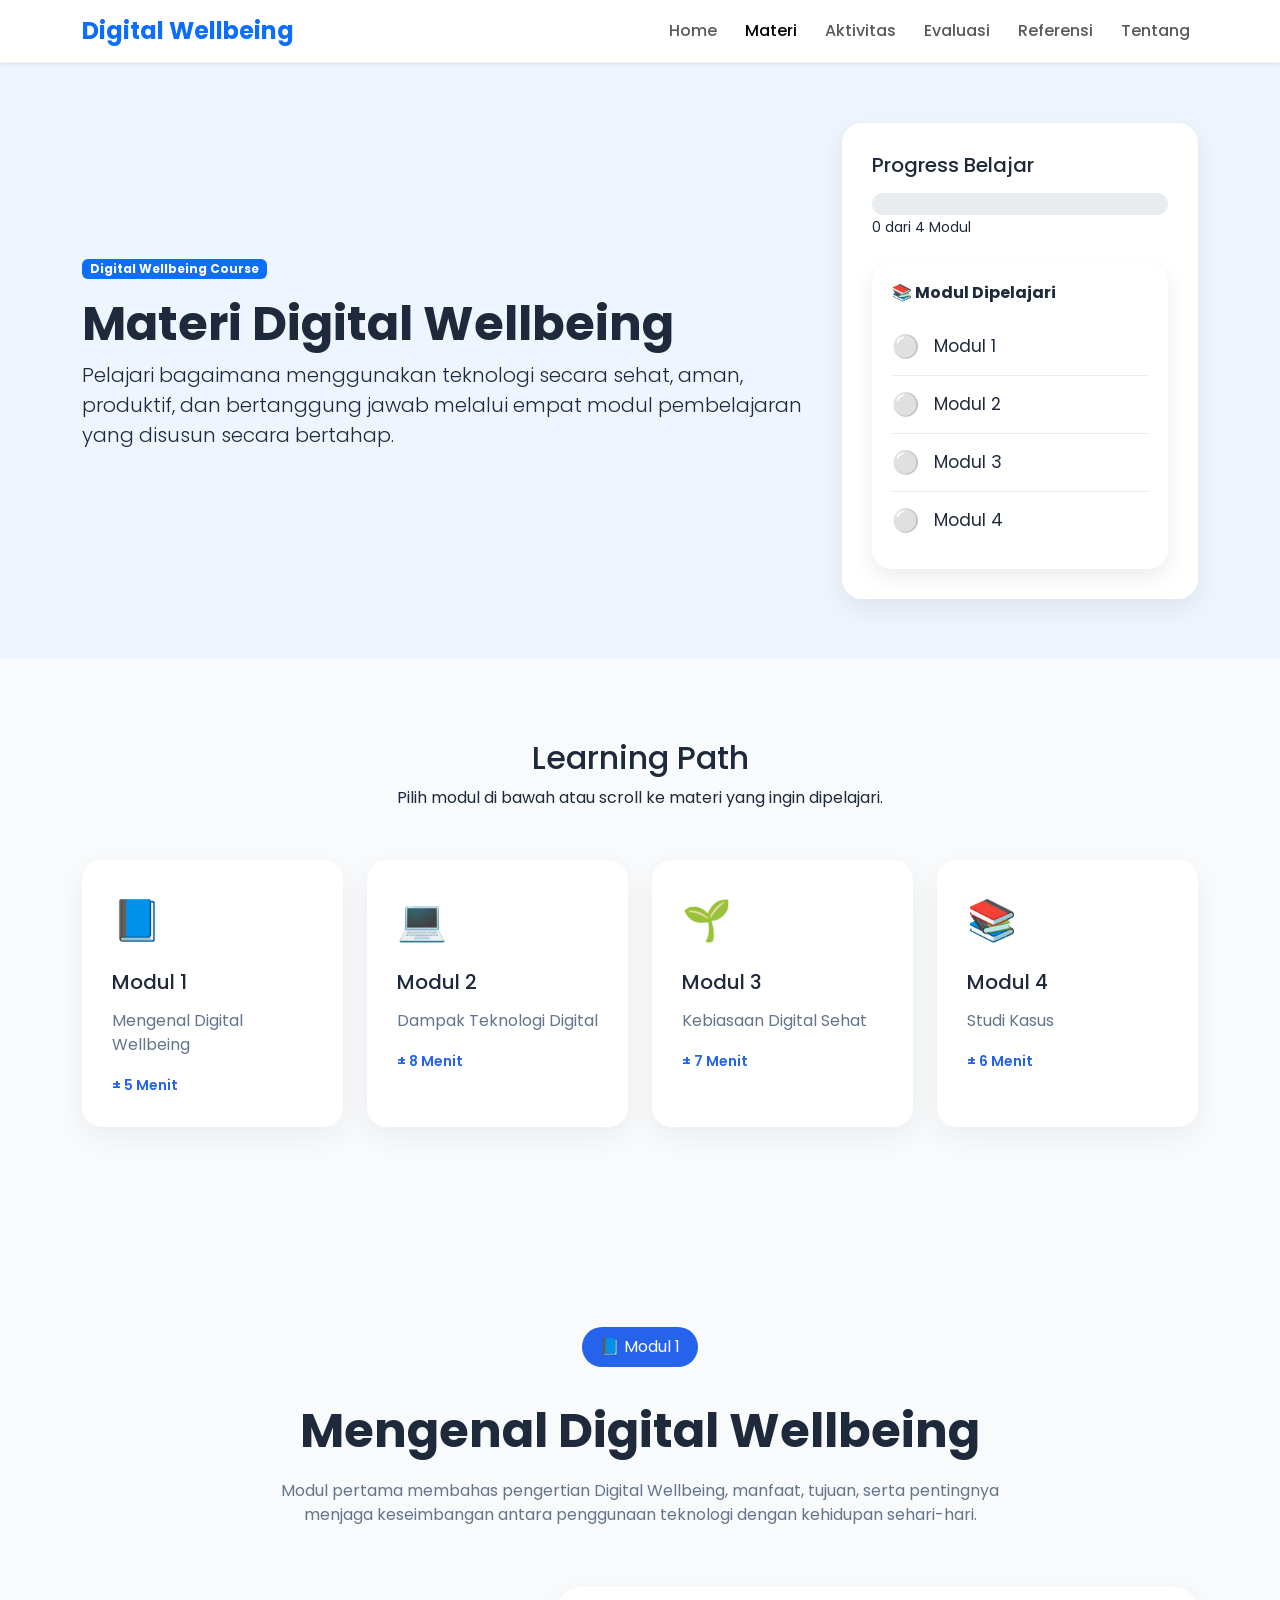
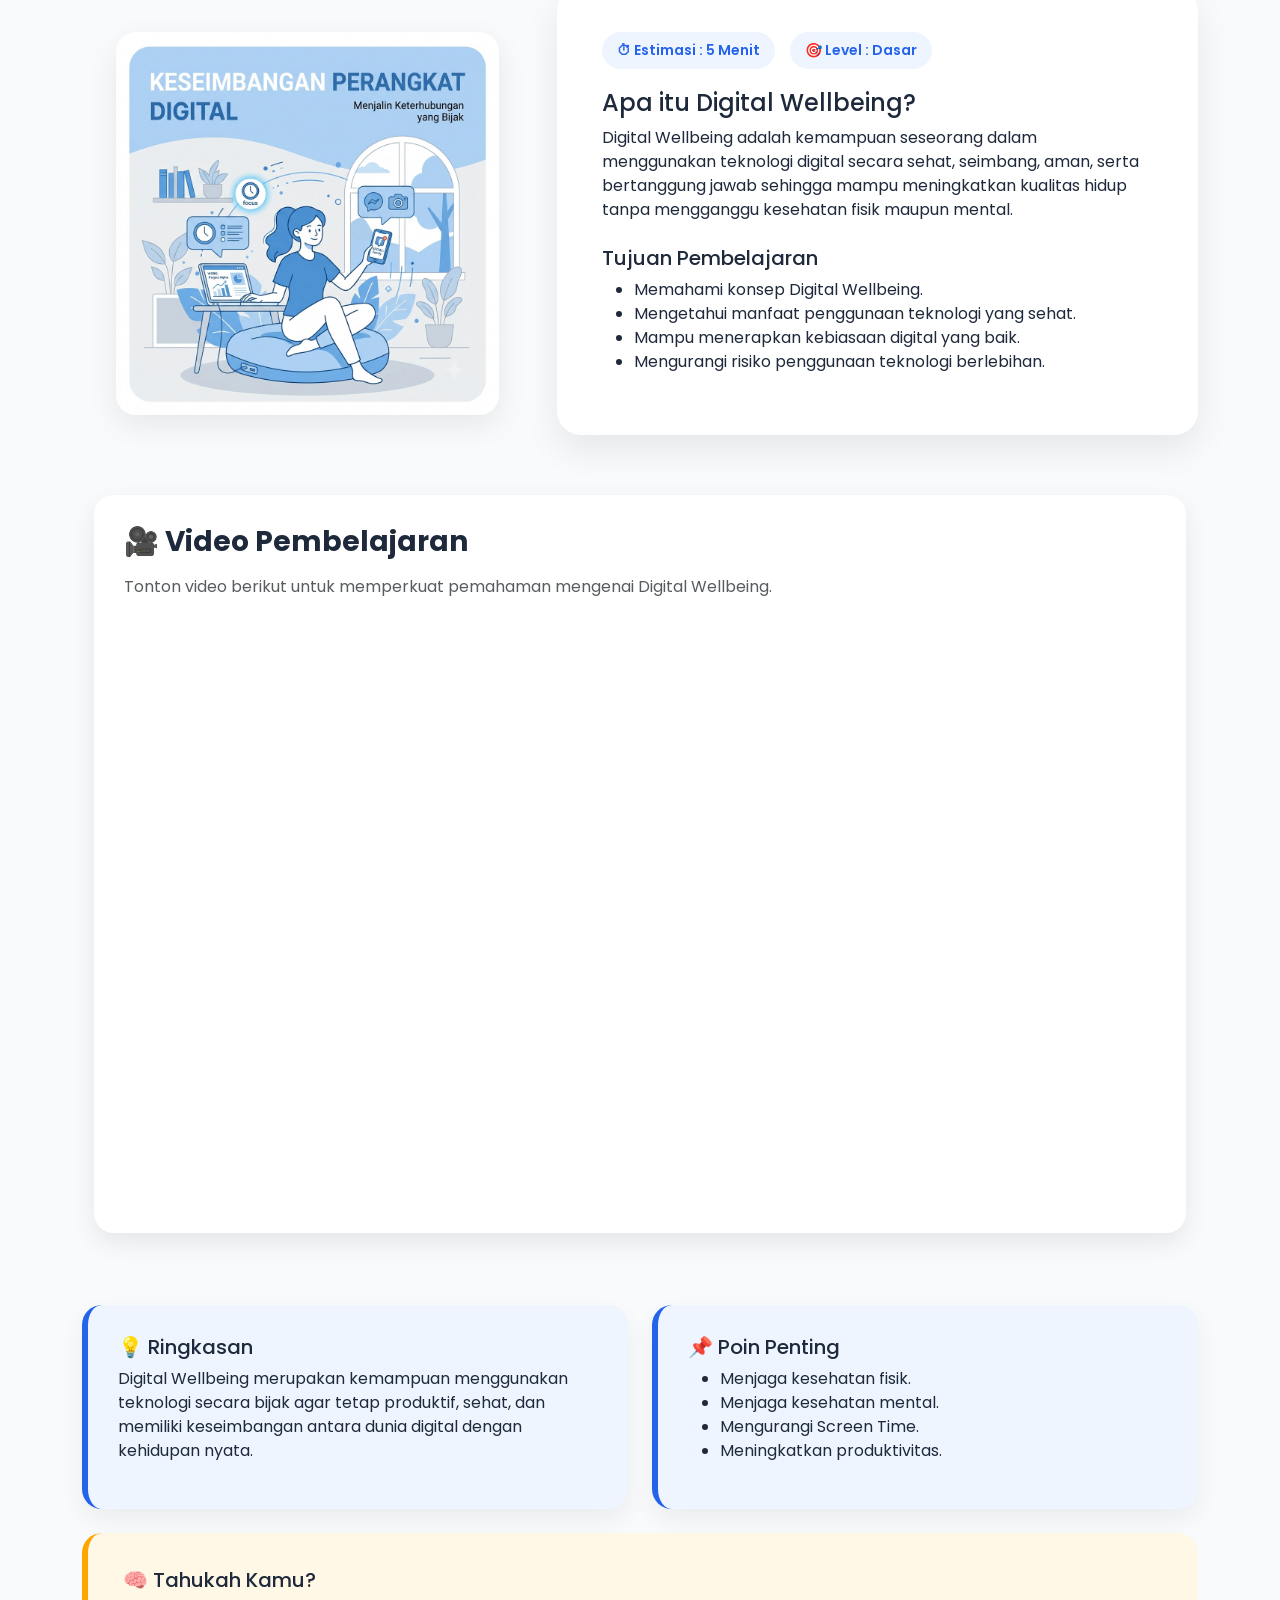
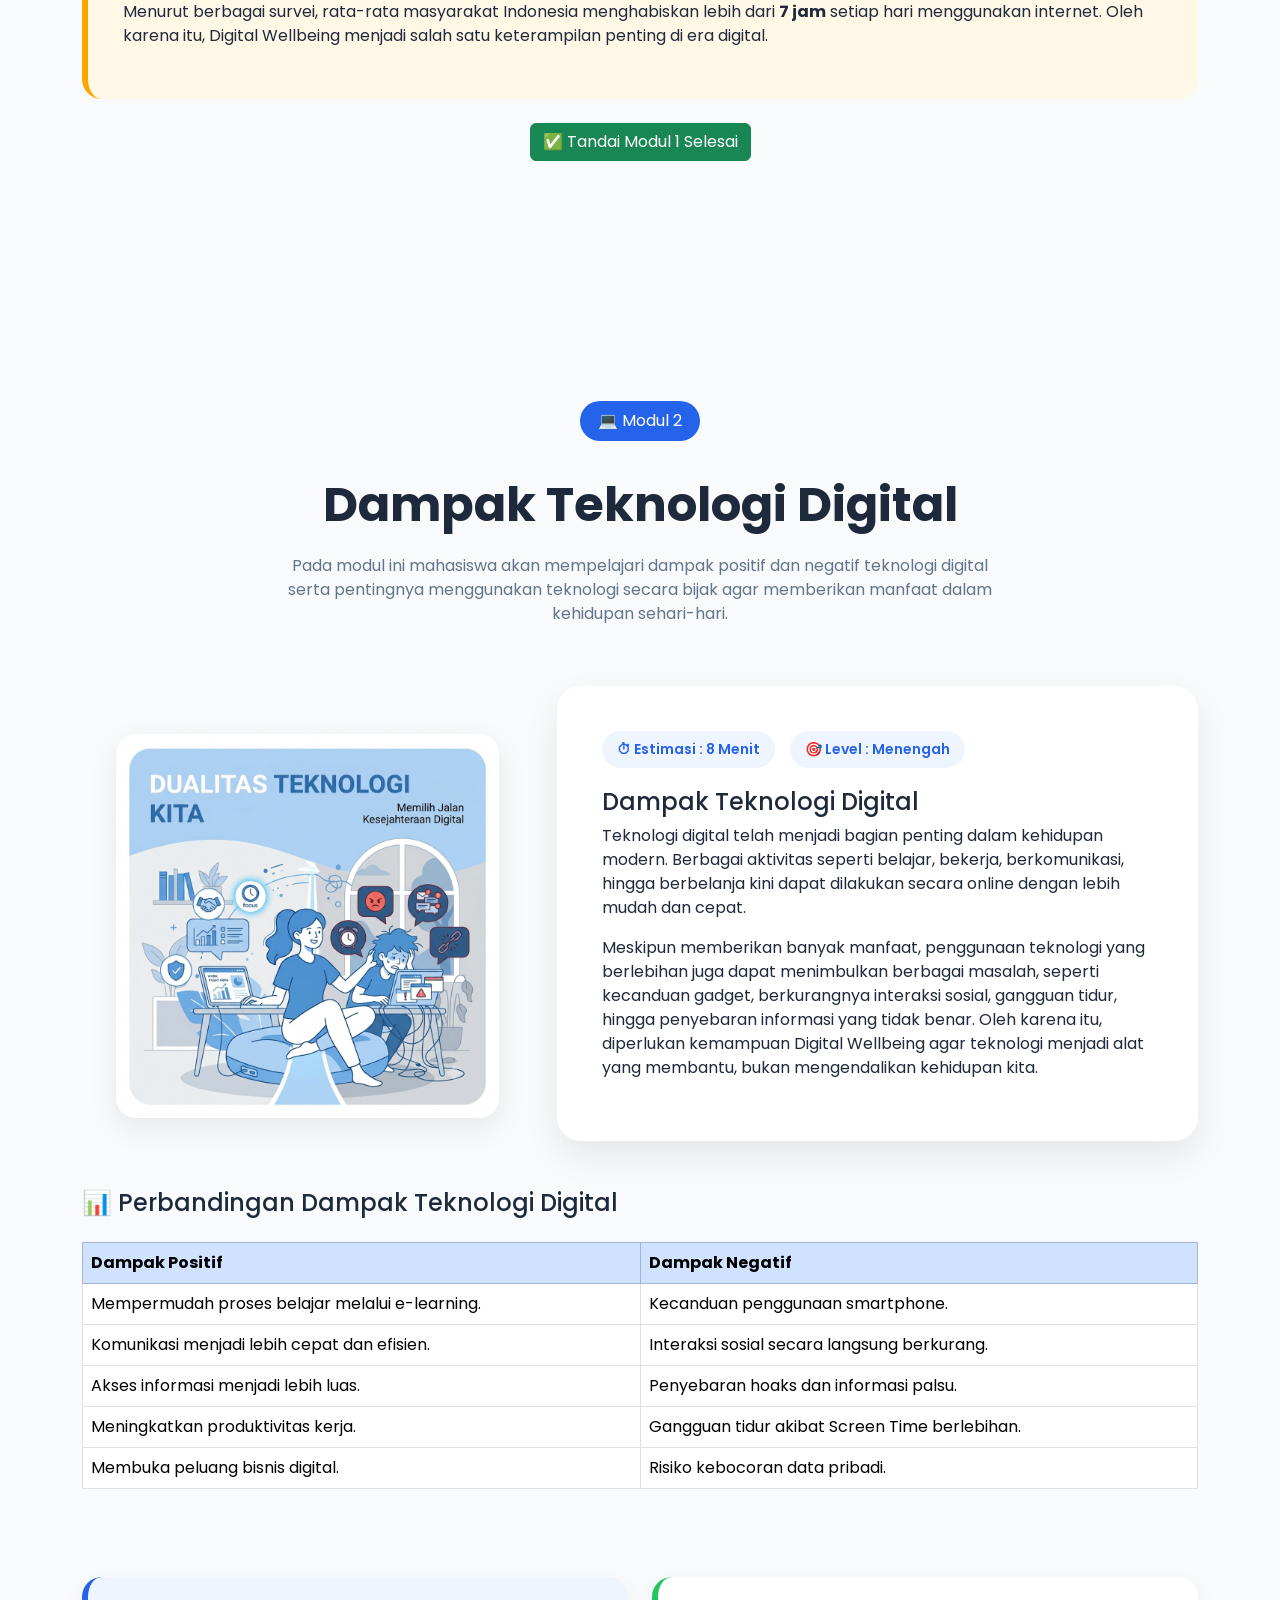
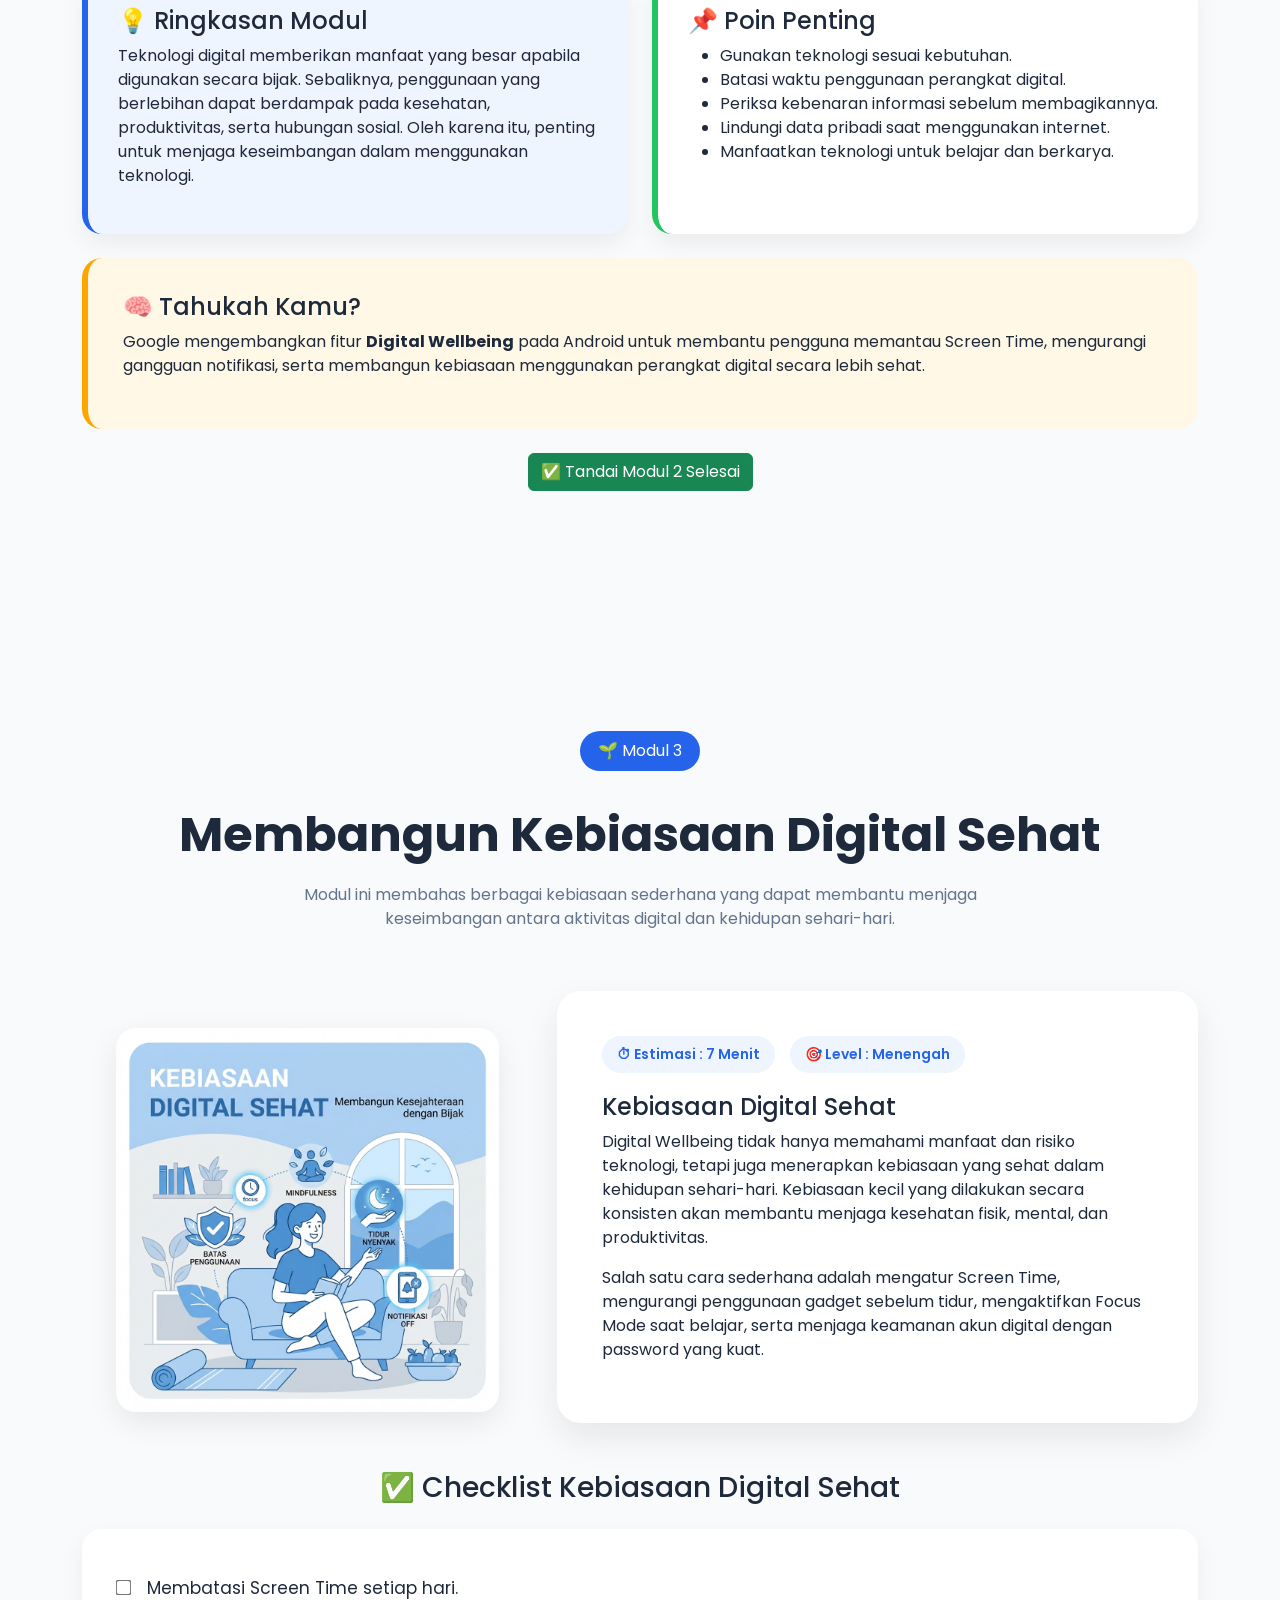
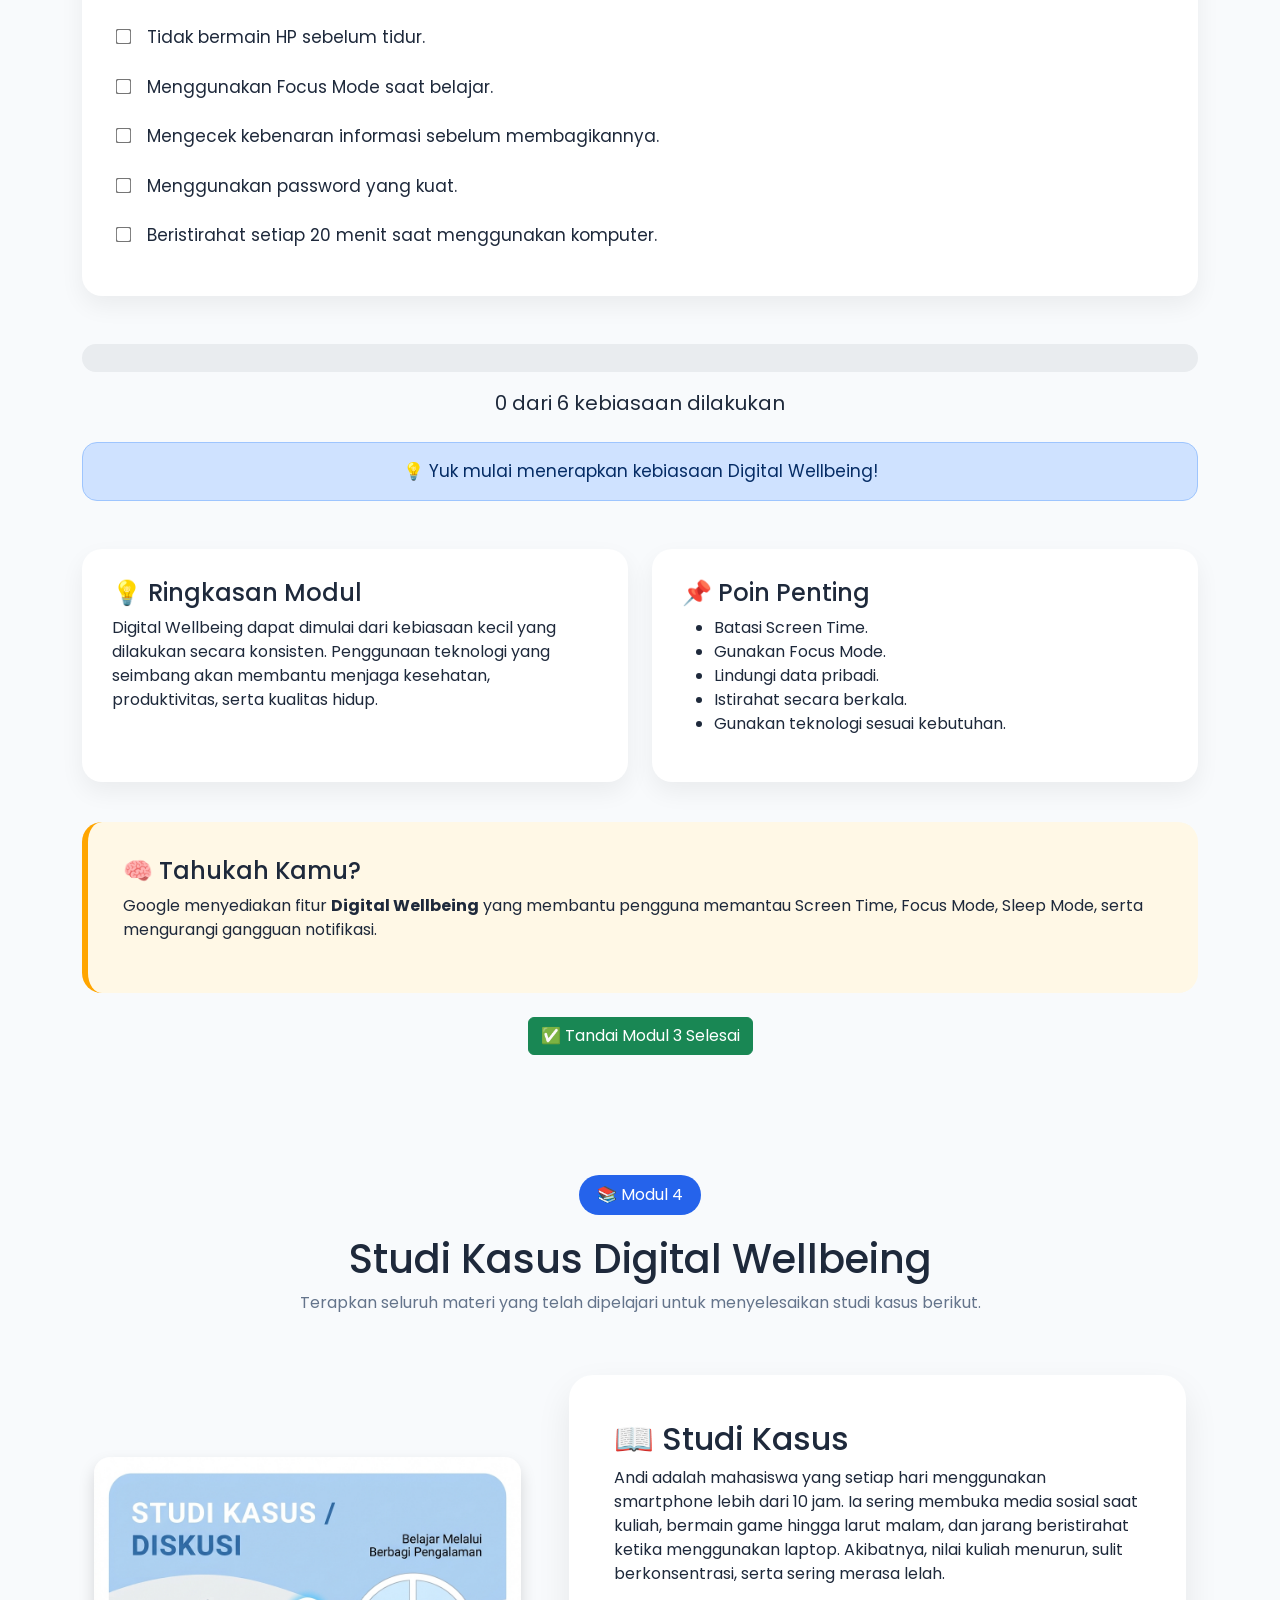
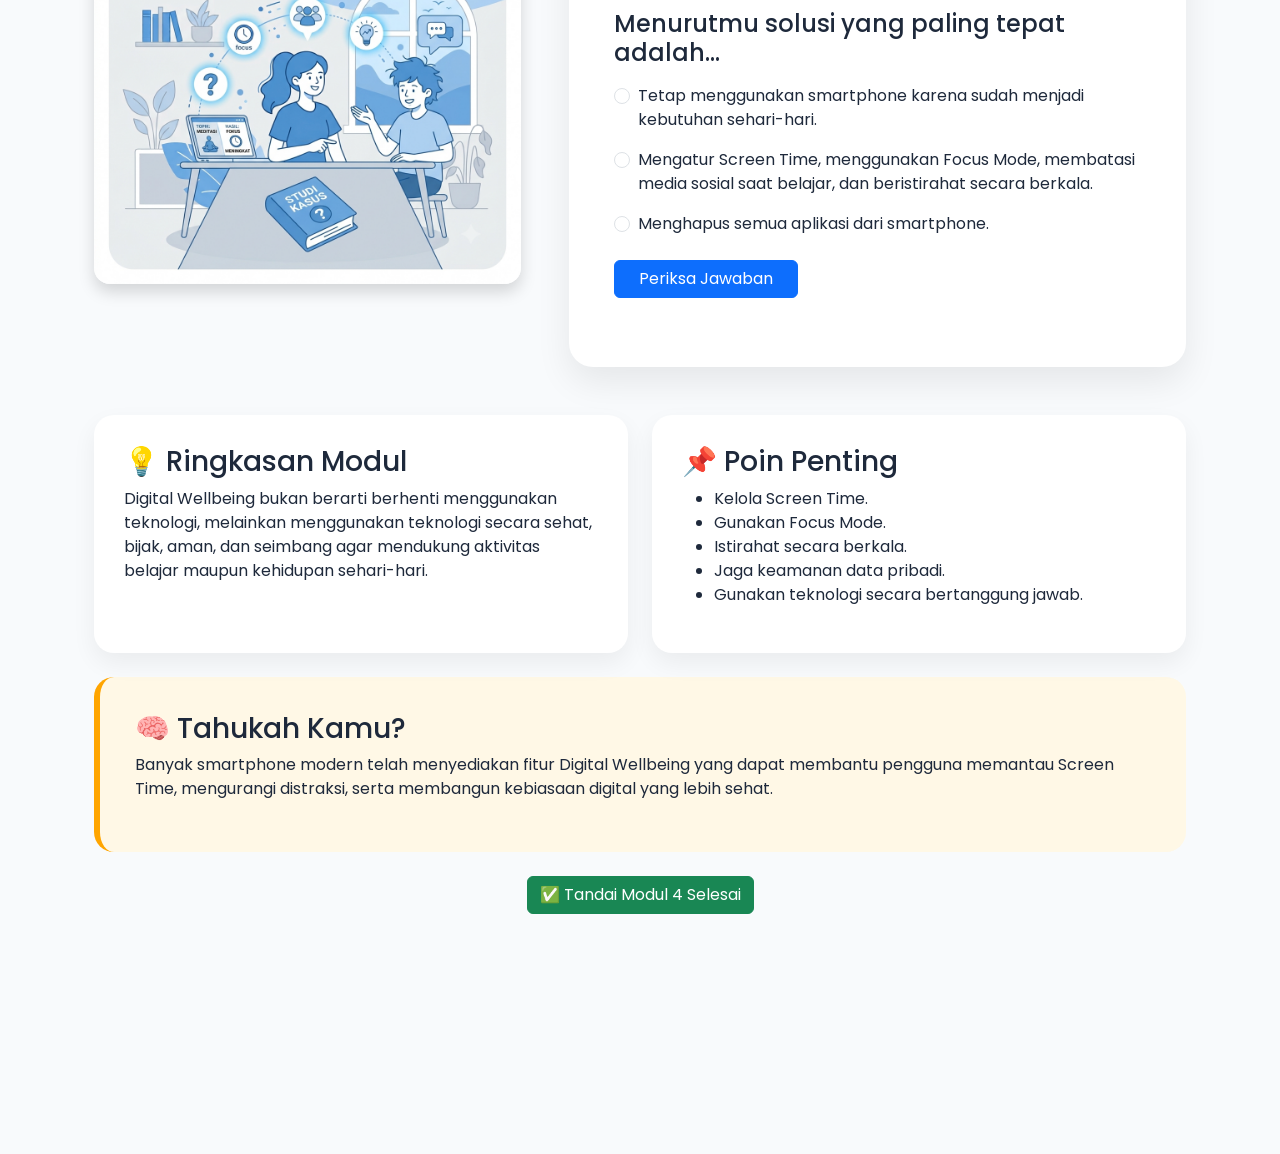
<file: pages/materi.html>
<!DOCTYPE html>
<html lang="id">

<head>

    <meta charset="UTF-8">
    <meta name="viewport" content="width=device-width, initial-scale=1.0">

    <title>Materi | Digital Wellbeing</title>

    <!-- Bootstrap -->
    <link href="https://cdn.jsdelivr.net/npm/bootstrap@5.3.7/dist/css/bootstrap.min.css" rel="stylesheet">

    <!-- Google Font -->
    <link rel="preconnect" href="https://fonts.googleapis.com">

    <link rel="preconnect" href="https://fonts.gstatic.com" crossorigin>

    <link href="https://fonts.googleapis.com/css2?family=Poppins:wght@300;400;500;600;700&display=swap" rel="stylesheet">

    <!-- CSS -->
    <link rel="stylesheet" href="../css/style.css">

</head>

<body>

    <!-- =========================
NAVBAR
========================= -->

<nav class="navbar navbar-expand-lg bg-white shadow-sm sticky-top">

    <div class="container">

        <a class="navbar-brand fw-bold text-primary"
            href="../index.html">

            Digital Wellbeing

        </a>

        <button class="navbar-toggler"
            type="button"
            data-bs-toggle="collapse"
            data-bs-target="#navbarNav">

            <span class="navbar-toggler-icon"></span>

        </button>

        <div class="collapse navbar-collapse"
            id="navbarNav">

            <ul class="navbar-nav ms-auto">

                <li class="nav-item">

                    <a class="nav-link"
                        href="../index.html">

                        Home

                    </a>

                </li>

                <li class="nav-item">

                    <a class="nav-link active"
                        href="materi.html">

                        Materi

                    </a>

                </li>

                <li class="nav-item">

                    <a class="nav-link"
                        href="aktivitas.html">

                        Aktivitas

                    </a>

                </li>

                <li class="nav-item">

                    <a class="nav-link"
                        href="evaluasi.html">

                        Evaluasi

                    </a>

                </li>

                <li class="nav-item">

                    <a class="nav-link"
                        href="referensi.html">

                        Referensi

                    </a>

                </li>

                <li class="nav-item">

                    <a class="nav-link"
                        href="tentang.html">

                        Tentang

                    </a>

                </li>

            </ul>

        </div>

    </div>

</nav>

<!-- =========================
 HERO MATERI
========================= -->

<section class="course-hero">

    <div class="container">

        <div class="row align-items-center gy-4">

            <div class="col-lg-8">

                <span class="badge bg-primary mb-3">
                    Digital Wellbeing Course
                </span>

                <h1 class="display-5 fw-bold">
                    Materi Digital Wellbeing
                </h1>

                <p class="lead">

                    Pelajari bagaimana menggunakan teknologi secara sehat,
                    aman, produktif, dan bertanggung jawab melalui empat
                    modul pembelajaran yang disusun secara bertahap.

                </p>

            </div>

            <div class="col-lg-4">

                <div class="progress-box">

    <h5>Progress Belajar</h5>

    <div class="progress mt-3">

        <div
            class="progress-bar bg-success"
            id="progressBar"
            style="width:25%;">

            25%

        </div>

    </div>

    <small id="progressText">

        1 dari 4 Modul

    </small>

    <!-- =====================
    CHECKLIST MODUL
    ===================== -->

    <div class="module-checklist mt-4">

        <h6 class="fw-bold mb-3">

            📚 Modul Dipelajari

        </h6>

        <div class="module-item" id="check1">

            <span class="status">⚪</span>

            <span>Modul 1</span>

        </div>

        <div class="module-item" id="check2">

            <span class="status">⚪</span>

            <span>Modul 2</span>

        </div>

        <div class="module-item" id="check3">

            <span class="status">⚪</span>

            <span>Modul 3</span>

        </div>

        <div class="module-item" id="check4">

            <span class="status">⚪</span>

            <span>Modul 4</span>

        </div>

    </div>

</div>

                </div>

            </div>

        </div>

    </div>

</section>

<!-- =========================
LEARNING PATH
========================= -->

<section class="learning-path">

    <div class="container">

        <div class="section-title text-center">

            <h2>Learning Path</h2>

            <p>
                Pilih modul di bawah atau scroll ke materi yang ingin dipelajari.
            </p>

        </div>

        <div class="row g-4">

            <div class="col-lg-3 col-md-6">

                <a href="#modul1" class="path-card">

                    <span class="path-icon">
                        📘
                    </span>

                    <h5>Modul 1</h5>

                    <p>Mengenal Digital Wellbeing</p>

                    <small>± 5 Menit</small>

                </a>

            </div>

            <div class="col-lg-3 col-md-6">

                <a href="#modul2" class="path-card">

                    <span class="path-icon">
                        💻
                    </span>

                    <h5>Modul 2</h5>

                    <p>Dampak Teknologi Digital</p>

                    <small>± 8 Menit</small>

                </a>

            </div>

            <div class="col-lg-3 col-md-6">

                <a href="#modul3" class="path-card">

                    <span class="path-icon">
                        🌱
                    </span>

                    <h5>Modul 3</h5>

                    <p>Kebiasaan Digital Sehat</p>

                    <small>± 7 Menit</small>

                </a>

            </div>

            <div class="col-lg-3 col-md-6">

                <a href="#modul4" class="path-card">

                    <span class="path-icon">
                        📚
                    </span>

                    <h5>Modul 4</h5>

                    <p>Studi Kasus</p>

                    <small>± 6 Menit</small>

                </a>

            </div>

        </div>

    </div>

</section>

<!-- =========================
MODUL 1
========================= -->

<section id="modul1" class="module-section learning-module">

    <div class="container">

        <div class="module-header">

            <span class="module-badge">
                📘 Modul 1
            </span>

            <h2>Mengenal Digital Wellbeing</h2>

            <p>
                Modul pertama membahas pengertian Digital Wellbeing, manfaat,
                tujuan, serta pentingnya menjaga keseimbangan antara penggunaan
                teknologi dengan kehidupan sehari-hari.
            </p>

        </div>

        <div class="row align-items-center gy-5">

            <div class="col-lg-5">

                <img src="../assets/images/modul1.png"
                     class="img-fluid module-image"
                     alt="Digital Wellbeing">

            </div>

            <div class="col-lg-7">

                <div class="content-box">

                    <div class="module-info">

                        <span>⏱ Estimasi : 5 Menit</span>

                        <span>🎯 Level : Dasar</span>

                    </div>

                    <h4>Apa itu Digital Wellbeing?</h4>

                    <p>

                        Digital Wellbeing adalah kemampuan seseorang dalam
                        menggunakan teknologi digital secara sehat,
                        seimbang, aman, serta bertanggung jawab sehingga
                        mampu meningkatkan kualitas hidup tanpa
                        mengganggu kesehatan fisik maupun mental.

                    </p>

                    <h5 class="mt-4">
                        Tujuan Pembelajaran
                    </h5>

                    <ul>

                        <li>Memahami konsep Digital Wellbeing.</li>

                        <li>Mengetahui manfaat penggunaan teknologi yang sehat.</li>

                        <li>Mampu menerapkan kebiasaan digital yang baik.</li>

                        <li>Mengurangi risiko penggunaan teknologi berlebihan.</li>

                    </ul>

                </div>

            </div>

        </div>

        <!-- Video Pembelajaran -->

<div class="container mt-5">

    <div class="video-card">

        <h3 class="mb-3">🎥 Video Pembelajaran</h3>

        <p class="text-muted mb-4">
            Tonton video berikut untuk memperkuat pemahaman mengenai Digital Wellbeing.
        </p>

        <div class="ratio ratio-16x9">

            <iframe
                src="https://www.youtube.com/embed/RHUbOjmO7nw"
                title="Video Digital Wellbeing"
                allowfullscreen>
            </iframe>

        </div>

    </div>

</div>

        <div class="row mt-5 g-4">

            <div class="col-lg-6">

                <div class="info-box summary-box">

                    <h5>💡 Ringkasan</h5>

                    <p>

                        Digital Wellbeing merupakan kemampuan menggunakan
                        teknologi secara bijak agar tetap produktif,
                        sehat, dan memiliki keseimbangan antara dunia
                        digital dengan kehidupan nyata.

                    </p>

                </div>

            </div>

            <div class="col-lg-6">

                <div class="info-box summary-box">

                    <h5>📌 Poin Penting</h5>

                    <ul>

                        <li>Menjaga kesehatan fisik.</li>

                        <li>Menjaga kesehatan mental.</li>

                        <li>Mengurangi Screen Time.</li>

                        <li>Meningkatkan produktivitas.</li>

                    </ul>

                </div>

            </div>

        </div>

        <div class="fact-box mt-4">

            <h5>🧠 Tahukah Kamu?</h5>

            <p>

                Menurut berbagai survei, rata-rata masyarakat Indonesia
                menghabiskan lebih dari <strong>7 jam</strong> setiap hari
                menggunakan internet. Oleh karena itu, Digital Wellbeing
                menjadi salah satu keterampilan penting di era digital.

            </p>

        </div>

    </div>

<div class="text-center mt-4">

<button
    id="btnModul1"
    class="btn btn-success"
    onclick="selesaiModul(1)">

    ✅ Tandai Modul 1 Selesai

</button>

</div>

</section>

<!-- =========================
MODUL 2
========================= -->

<section id="modul2" class="module-section learning-module">

    <div class="container">

        <div class="module-header">

            <span class="module-badge">
                💻 Modul 2
            </span>

            <h2>Dampak Teknologi Digital</h2>

            <p>
                Pada modul ini mahasiswa akan mempelajari dampak positif dan
                negatif teknologi digital serta pentingnya menggunakan teknologi
                secara bijak agar memberikan manfaat dalam kehidupan sehari-hari.
            </p>

        </div>

        <div class="row align-items-center gy-5">

            <div class="col-lg-5">

                <img src="../assets/images/modul2.png"
                    class="img-fluid module-image"
                    alt="Dampak Teknologi Digital">

            </div>

            <div class="col-lg-7">

                <div class="content-box">

                    <div class="module-info">

                        <span>⏱ Estimasi : 8 Menit</span>

                        <span>🎯 Level : Menengah</span>

                    </div>

                    <h4>Dampak Teknologi Digital</h4>

                    <p>

                        Teknologi digital telah menjadi bagian penting dalam
                        kehidupan modern. Berbagai aktivitas seperti belajar,
                        bekerja, berkomunikasi, hingga berbelanja kini dapat
                        dilakukan secara online dengan lebih mudah dan cepat.

                    </p>

                    <p>

                        Meskipun memberikan banyak manfaat, penggunaan teknologi
                        yang berlebihan juga dapat menimbulkan berbagai masalah,
                        seperti kecanduan gadget, berkurangnya interaksi sosial,
                        gangguan tidur, hingga penyebaran informasi yang tidak
                        benar. Oleh karena itu, diperlukan kemampuan Digital
                        Wellbeing agar teknologi menjadi alat yang membantu,
                        bukan mengendalikan kehidupan kita.

                    </p>

                </div>

            </div>

        </div>

        <div class="mt-5">

            <h4 class="mb-4">
                📊 Perbandingan Dampak Teknologi Digital
            </h4>

            <div class="table-responsive">

                <table class="table table-bordered table-hover">

                    <thead class="table-primary">

                        <tr>

                            <th width="50%">Dampak Positif</th>

                            <th width="50%">Dampak Negatif</th>

                        </tr>

                    </thead>

                    <tbody>

                        <tr>

                            <td>Mempermudah proses belajar melalui e-learning.</td>

                            <td>Kecanduan penggunaan smartphone.</td>

                        </tr>

                        <tr>

                            <td>Komunikasi menjadi lebih cepat dan efisien.</td>

                            <td>Interaksi sosial secara langsung berkurang.</td>

                        </tr>

                        <tr>

                            <td>Akses informasi menjadi lebih luas.</td>

                            <td>Penyebaran hoaks dan informasi palsu.</td>

                        </tr>

                        <tr>

                            <td>Meningkatkan produktivitas kerja.</td>

                            <td>Gangguan tidur akibat Screen Time berlebihan.</td>

                        </tr>

                        <tr>

                            <td>Membuka peluang bisnis digital.</td>

                            <td>Risiko kebocoran data pribadi.</td>

                        </tr>

                    </tbody>

                </table>

            </div>

        </div>

        <div class="row mt-5 g-4">

            <div class="col-lg-6">

                <div class="info-box summary-box">

                    <h4>💡 Ringkasan Modul</h4>

                    <p>

                        Teknologi digital memberikan manfaat yang besar apabila
                        digunakan secara bijak. Sebaliknya, penggunaan yang
                        berlebihan dapat berdampak pada kesehatan, produktivitas,
                        serta hubungan sosial. Oleh karena itu, penting untuk
                        menjaga keseimbangan dalam menggunakan teknologi.

                    </p>

                </div>

            </div>

            <div class="col-lg-6">

                <div class="info-box point-box">

                    <h4>📌 Poin Penting</h4>

                    <ul>

                        <li>Gunakan teknologi sesuai kebutuhan.</li>

                        <li>Batasi waktu penggunaan perangkat digital.</li>

                        <li>Periksa kebenaran informasi sebelum membagikannya.</li>

                        <li>Lindungi data pribadi saat menggunakan internet.</li>

                        <li>Manfaatkan teknologi untuk belajar dan berkarya.</li>

                    </ul>

                </div>

            </div>

        </div>

        <div class="fact-box mt-4">

            <h4>🧠 Tahukah Kamu?</h4>

            <p>

                Google mengembangkan fitur <strong>Digital Wellbeing</strong>
                pada Android untuk membantu pengguna memantau Screen Time,
                mengurangi gangguan notifikasi, serta membangun kebiasaan
                menggunakan perangkat digital secara lebih sehat.

            </p>

        </div>

    </div>

    <div class="text-center mt-4">

<button
    id="btnModul2"
    class="btn btn-success"
    onclick="selesaiModul(2)">

    ✅ Tandai Modul 2 Selesai

</button>

</div>

</section>

<!-- =========================
MODUL 3
========================= -->

<section id="modul3" class="module-section learning-module">

    <div class="container">

        <div class="module-header">

            <span class="module-badge">
                🌱 Modul 3
            </span>

            <h2>Membangun Kebiasaan Digital Sehat</h2>

            <p>
                Modul ini membahas berbagai kebiasaan sederhana yang dapat
                membantu menjaga keseimbangan antara aktivitas digital dan
                kehidupan sehari-hari.
            </p>

        </div>

        <div class="row align-items-center gy-5">

            <div class="col-lg-5">

                <img src="../assets/images/modul3.png"
                    class="img-fluid module-image"
                    alt="Kebiasaan Digital Sehat">

            </div>

            <div class="col-lg-7">

                <div class="content-box">

                    <div class="module-info">

                        <span>⏱ Estimasi : 7 Menit</span>

                        <span>🎯 Level : Menengah</span>

                    </div>

                    <h4>Kebiasaan Digital Sehat</h4>

                    <p>

                        Digital Wellbeing tidak hanya memahami manfaat dan
                        risiko teknologi, tetapi juga menerapkan kebiasaan
                        yang sehat dalam kehidupan sehari-hari. Kebiasaan
                        kecil yang dilakukan secara konsisten akan membantu
                        menjaga kesehatan fisik, mental, dan produktivitas.

                    </p>

                    <p>

                        Salah satu cara sederhana adalah mengatur Screen Time,
                        mengurangi penggunaan gadget sebelum tidur,
                        mengaktifkan Focus Mode saat belajar, serta menjaga
                        keamanan akun digital dengan password yang kuat.

                    </p>

                </div>

            </div>

        </div>

        <!-- Checklist -->

        <div class="mt-5">

            <h3 class="text-center mb-4">

                ✅ Checklist Kebiasaan Digital Sehat

            </h3>

            <div class="checklist-card">

                <label class="check-item">

                    <input type="checkbox" class="habit-check">

                    Membatasi Screen Time setiap hari.

                </label>

                <label class="check-item">

                    <input type="checkbox" class="habit-check">

                    Tidak bermain HP sebelum tidur.

                </label>

                <label class="check-item">

                    <input type="checkbox" class="habit-check">

                    Menggunakan Focus Mode saat belajar.

                </label>

                <label class="check-item">

                    <input type="checkbox" class="habit-check">

                    Mengecek kebenaran informasi sebelum membagikannya.

                </label>

                <label class="check-item">

                    <input type="checkbox" class="habit-check">

                    Menggunakan password yang kuat.

                </label>

                <label class="check-item">

                    <input type="checkbox" class="habit-check">

                    Beristirahat setiap 20 menit saat menggunakan komputer.

                </label>

            </div>

        </div>

        <!-- =========================
PROGRESS CHECKLIST
========================= -->

<div class="progress mt-5" style="height:28px;">

    <div id="habitProgress"
        class="progress-bar bg-success progress-bar-striped progress-bar-animated"
        style="width:0%;">

        0%

    </div>

</div>

<p class="text-center mt-3 fs-5">

    <span id="habitText">

        0 dari 6 kebiasaan dilakukan

    </span>

</p>

<!-- Pesan -->

<div id="habitMessage" class="mt-4">

    <div class="alert alert-primary text-center">

        💡 Yuk mulai menerapkan kebiasaan Digital Wellbeing!

    </div>

</div>


<!-- Ringkasan -->

<div class="row mt-5">

    <div class="col-lg-6 mb-4">

        <div class="info-box">

            <h4>💡 Ringkasan Modul</h4>

            <p>
                Digital Wellbeing dapat dimulai dari kebiasaan kecil yang dilakukan
                secara konsisten. Penggunaan teknologi yang seimbang akan membantu
                menjaga kesehatan, produktivitas, serta kualitas hidup.
            </p>

        </div>

    </div>

    <div class="col-lg-6 mb-4">

        <div class="info-box">

            <h4>📌 Poin Penting</h4>

            <ul>

                <li>Batasi Screen Time.</li>

                <li>Gunakan Focus Mode.</li>

                <li>Lindungi data pribadi.</li>

                <li>Istirahat secara berkala.</li>

                <li>Gunakan teknologi sesuai kebutuhan.</li>

            </ul>

        </div>

    </div>

</div>

<!-- Fakta -->

<div class="fact-box mt-3">

    <h4>🧠 Tahukah Kamu?</h4>

    <p>
        Google menyediakan fitur <strong>Digital Wellbeing</strong> yang membantu
        pengguna memantau Screen Time, Focus Mode, Sleep Mode,
        serta mengurangi gangguan notifikasi.
    </p>

</div>

<div class="text-center mt-4">

<button
    id="btnModul3"
    class="btn btn-success"
    onclick="selesaiModul(3)">

    ✅ Tandai Modul 3 Selesai

</button>

</div>

<!-- =======================
MODUL 4
======================= -->

<section id="modul4" class="module-section learning-module">

    <div class="container">

        <!-- Header -->
        <div class="module-header">

            <span class="module-badge">
                📚 Modul 4
            </span>

            <h1>Studi Kasus Digital Wellbeing</h1>

            <p>
                Terapkan seluruh materi yang telah dipelajari untuk
                menyelesaikan studi kasus berikut.
            </p>

        </div>

        <!-- Gambar + Studi Kasus -->
        <div class="row align-items-center g-5">

            <!-- Gambar -->
            <div class="col-lg-5">

                <img src="../assets/images/modul4.png"
                    class="img-fluid rounded-4 shadow"
                    alt="Modul 4">

            </div>

            <!-- Card -->
            <div class="col-lg-7">

                <div class="content-box">

                    <h2>📖 Studi Kasus</h2>

                    <p>

                        Andi adalah mahasiswa yang setiap hari menggunakan
                        smartphone lebih dari 10 jam. Ia sering membuka media
                        sosial saat kuliah, bermain game hingga larut malam,
                        dan jarang beristirahat ketika menggunakan laptop.

                        Akibatnya, nilai kuliah menurun, sulit berkonsentrasi,
                        serta sering merasa lelah.

                    </p>

                    <h4 class="mt-4">

                        Menurutmu solusi yang paling tepat adalah...

                    </h4>

                    <div class="form-check mt-3">

                        <input class="form-check-input case-answer"
                            type="radio"
                            name="case"
                            value="0">

                        <label class="form-check-label">

                            Tetap menggunakan smartphone karena sudah menjadi
                            kebutuhan sehari-hari.

                        </label>

                    </div>

                    <div class="form-check mt-3">

                        <input class="form-check-input case-answer"
                            type="radio"
                            name="case"
                            value="1">

                        <label class="form-check-label">

                            Mengatur Screen Time, menggunakan Focus Mode,
                            membatasi media sosial saat belajar,
                            dan beristirahat secara berkala.

                        </label>

                    </div>

                    <div class="form-check mt-3 mb-4">

                        <input class="form-check-input case-answer"
                            type="radio"
                            name="case"
                            value="0">

                        <label class="form-check-label">

                            Menghapus semua aplikasi dari smartphone.

                        </label>

                    </div>

                    <button
                        class="btn btn-primary px-4"
                        onclick="cekStudiKasus()">

                        Periksa Jawaban

                    </button>

                    <div id="hasilKasus" class="mt-4"></div>

                </div>

            </div>

        </div>

        <!-- Ringkasan + Poin Penting -->
        <div class="row mt-5">

            <div class="col-lg-6">

                <div class="info-box">

                    <h3>💡 Ringkasan Modul</h3>

                    <p>

                        Digital Wellbeing bukan berarti berhenti menggunakan
                        teknologi, melainkan menggunakan teknologi secara
                        sehat, bijak, aman, dan seimbang agar mendukung
                        aktivitas belajar maupun kehidupan sehari-hari.

                    </p>

                </div>

            </div>

            <div class="col-lg-6">

                <div class="info-box">

                    <h3>📌 Poin Penting</h3>

                    <ul>

                        <li>Kelola Screen Time.</li>

                        <li>Gunakan Focus Mode.</li>

                        <li>Istirahat secara berkala.</li>

                        <li>Jaga keamanan data pribadi.</li>

                        <li>Gunakan teknologi secara bertanggung jawab.</li>

                    </ul>

                </div>

            </div>

        </div>

        <!-- Tahukah Kamu -->
        <div class="fact-box mt-4">

            <h3>🧠 Tahukah Kamu?</h3>

            <p>

                Banyak smartphone modern telah menyediakan fitur
                Digital Wellbeing yang dapat membantu pengguna memantau
                Screen Time, mengurangi distraksi, serta membangun
                kebiasaan digital yang lebih sehat.

            </p>

        </div>

    </div>

    <div class="text-center mt-4">

<button
    id="btnModul4"
    class="btn btn-success"
    onclick="selesaiModul(4)">

    ✅ Tandai Modul 4 Selesai

</button>

</div>

</section>

<!-- =======================
SELESAI BELAJAR
======================= -->

<section class="finish-section" id="materiSelesai">

    <div class="container">

        <div class="finish-card">

            <div class="finish-icon">
                🎉
            </div>

            <h2>Selamat! Kamu Telah Menyelesaikan Seluruh Materi</h2>

            <p>
                Kamu telah mempelajari seluruh materi Digital Wellbeing,
                mulai dari pengenalan konsep, dampak penggunaan teknologi,
                kebiasaan digital sehat, hingga penerapan melalui studi kasus.
            </p>

            <div class="finish-list">

                <div class="finish-item">
                    ✅ Mengenal Digital Wellbeing
                </div>

                <div class="finish-item">
                    ✅ Dampak Teknologi Digital
                </div>

                <div class="finish-item">
                    ✅ Kebiasaan Digital Sehat
                </div>

                <div class="finish-item">
                    ✅ Studi Kasus Digital Wellbeing
                </div>

            </div>

            <p class="mt-4">
                Langkah selanjutnya adalah mencoba aktivitas pembelajaran
                dan mengerjakan evaluasi untuk mengetahui sejauh mana
                pemahamanmu terhadap materi.
            </p>

            <div class="finish-button">

<a href="aktivitas.html" class="btn btn-primary btn-lg px-4">
    🚀 Mulai Aktivitas
</a>

<a href="evaluasi.html" class="btn btn-outline-primary btn-lg px-4">
    📝 Kerjakan Evaluasi
</a>
            </div>

        </div>

    </div>

</section>

<!-- Bootstrap -->

<script src="https://cdn.jsdelivr.net/npm/bootstrap@5.3.7/dist/js/bootstrap.bundle.min.js"></script>
<script src="../js/main.js"></script>
<script src="../js/progress.js"></script>
<script src="../js/animation.js"></script>

</body>

</html>
</file>
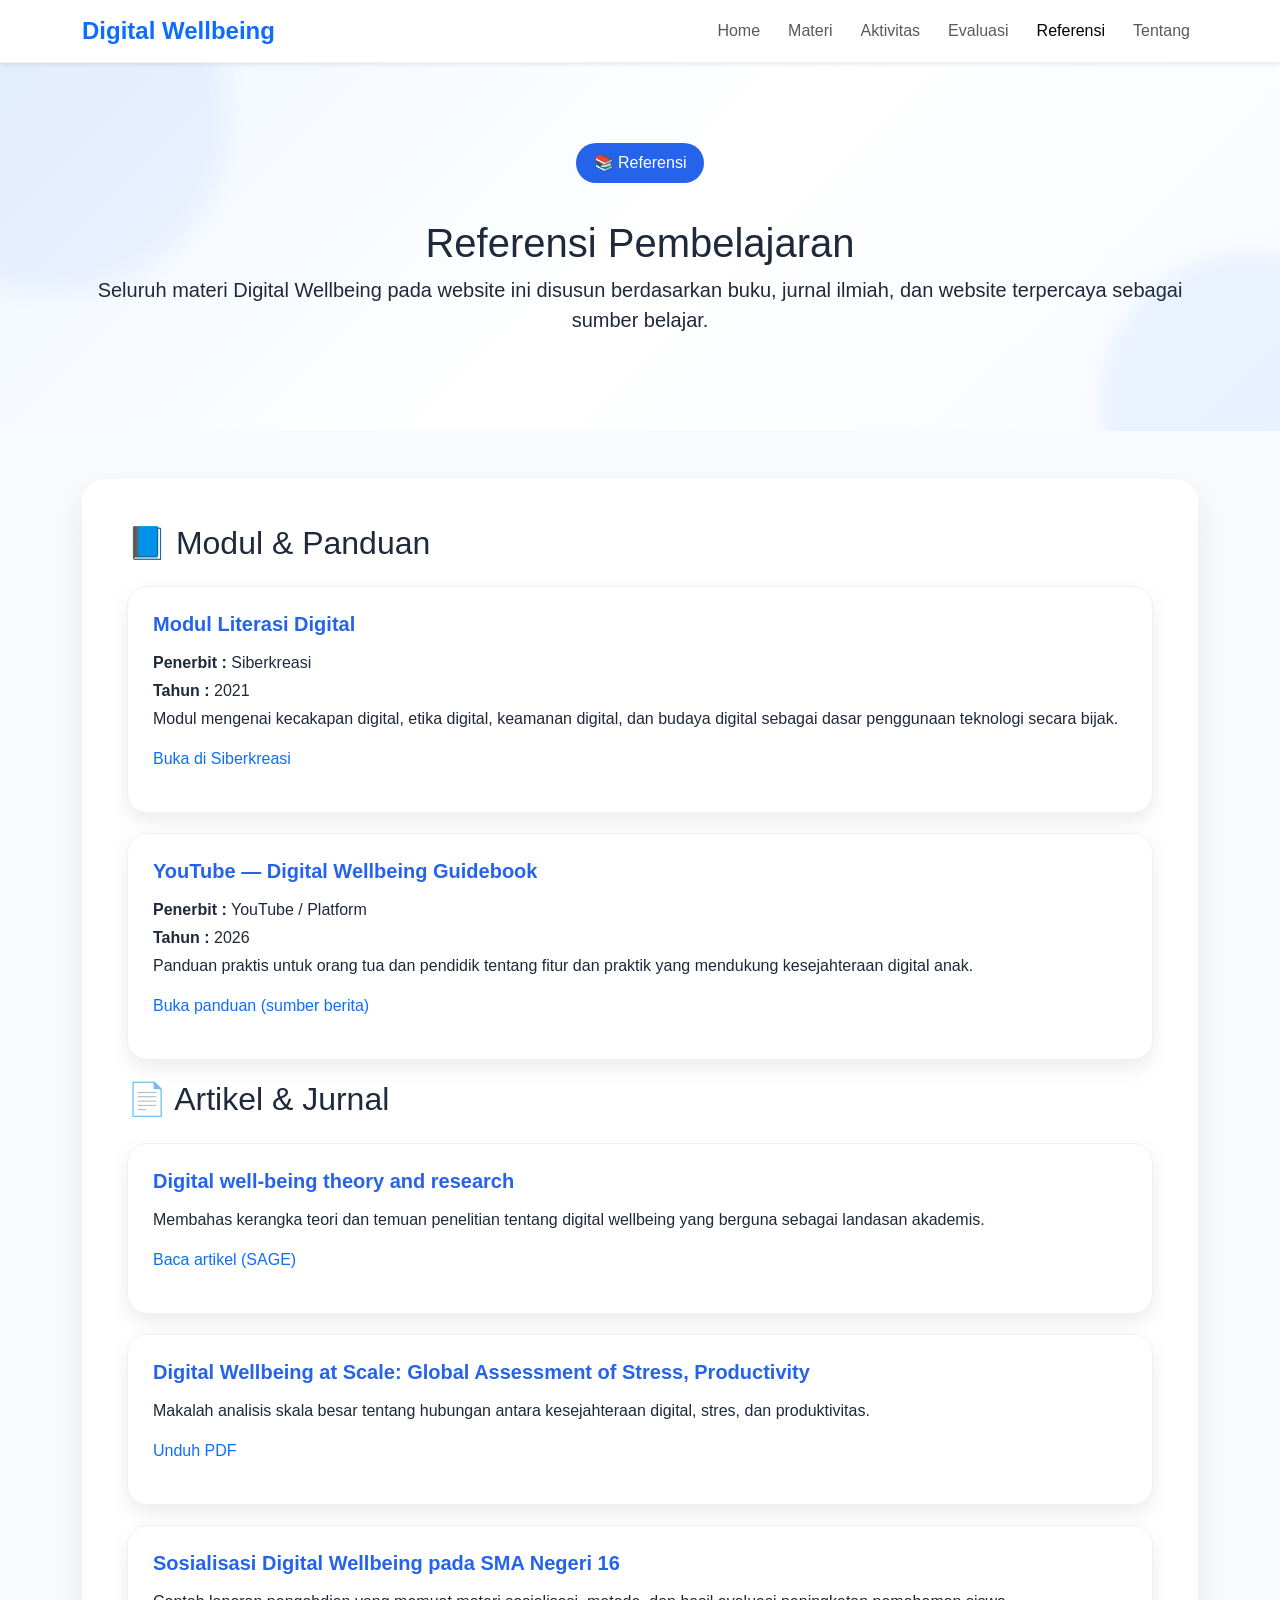
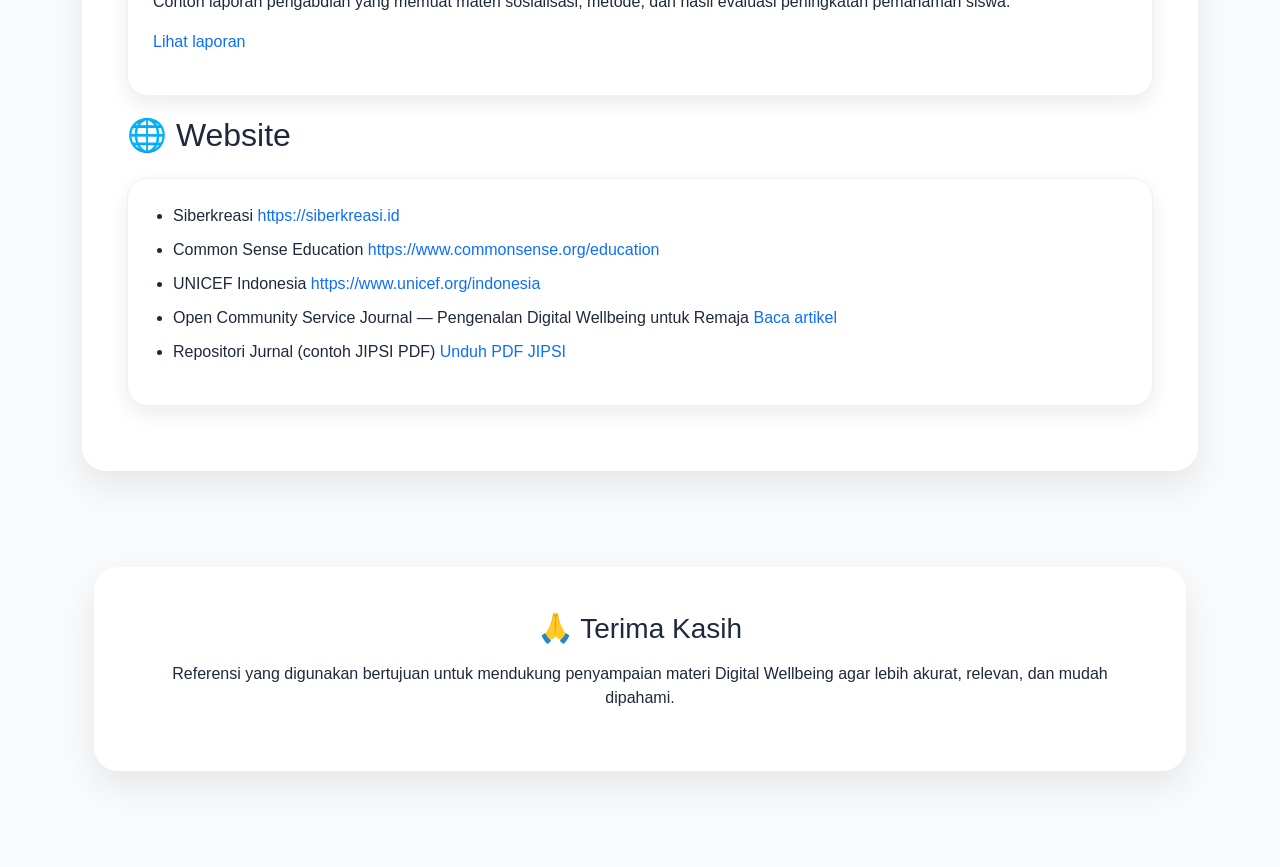
<file: pages/referensi.html>
<!DOCTYPE html>
<html lang="id">

<head>

    <meta charset="UTF-8">

    <meta name="viewport"
          content="width=device-width, initial-scale=1.0">

    <title>Referensi | Digital Wellbeing</title>

    <link href="https://cdn.jsdelivr.net/npm/bootstrap@5.3.7/dist/css/bootstrap.min.css"
          rel="stylesheet">

    <link rel="stylesheet" href="../css/style.css">

</head>

<body>

<!-- =========================
NAVBAR
========================= -->

<nav class="navbar navbar-expand-lg bg-white shadow-sm sticky-top">

    <div class="container">

        <a class="navbar-brand fw-bold text-primary"
           href="../index.html">

            Digital Wellbeing

        </a>

        <button class="navbar-toggler"
                data-bs-toggle="collapse"
                data-bs-target="#navbarNav">

            <span class="navbar-toggler-icon"></span>

        </button>

        <div class="collapse navbar-collapse"
             id="navbarNav">

            <ul class="navbar-nav ms-auto">

                <li class="nav-item">
                    <a class="nav-link"
                       href="../index.html">Home</a>
                </li>

                <li class="nav-item">
                    <a class="nav-link"
                       href="materi.html">Materi</a>
                </li>

                <li class="nav-item">
                    <a class="nav-link"
                       href="aktivitas.html">Aktivitas</a>
                </li>

                <li class="nav-item">
                    <a class="nav-link"
                       href="evaluasi.html">Evaluasi</a>
                </li>

                <li class="nav-item">
                    <a class="nav-link active"
                       href="referensi.html">Referensi</a>
                </li>

                <li class="nav-item">
                    <a class="nav-link"
                       href="tentang.html">Tentang</a>
                </li>

            </ul>

        </div>

    </div>

</nav>

<!-- =========================
HERO
========================= -->

<section class="hero-section">

    <div class="container text-center">

        <span class="module-badge">

            📚 Referensi

        </span>

        <h1 class="mt-3">

            Referensi Pembelajaran

        </h1>

        <p class="lead">

            Seluruh materi Digital Wellbeing pada website ini
            disusun berdasarkan buku, jurnal ilmiah,
            dan website terpercaya sebagai sumber belajar.

        </p>

    </div>

</section>

<!-- =========================
ISI REFERENSI
========================= -->

<section class="py-5">

    <div class="container">

        <!-- Buku -->
<div class="content-box mb-5">

<h2 class="mb-4">📘 Modul & Panduan</h2>

<div class="reference-card">
<h5>Modul Literasi Digital</h5>
<p class="mb-1"><strong>Penerbit :</strong> Siberkreasi</p>
<p class="mb-1"><strong>Tahun :</strong> 2021</p>
<p>Modul mengenai kecakapan digital, etika digital, keamanan digital, dan budaya digital sebagai dasar penggunaan teknologi secara bijak.</p>
<p><a href="https://siberkreasi.id" target="_blank" rel="noopener noreferrer">Buka di Siberkreasi</a> </p>

</div>

<div class="reference-card">
<h5>YouTube — Digital Wellbeing Guidebook</h5>
<p class="mb-1"><strong>Penerbit :</strong> YouTube / Platform</p>
<p class="mb-1"><strong>Tahun :</strong> 2026</p>
<p>Panduan praktis untuk orang tua dan pendidik tentang fitur dan praktik yang mendukung kesejahteraan digital anak.</p>
<p><a href="https://www.komdigi.go.id/berita/siaran-pers/detail/gotong-royong-lindungi-anak-di-ruang-digital-youtube-terbitkan-digital-wellb" target="_blank" rel="noopener noreferrer">Buka panduan (sumber berita)</a> </p>

</div>

<h2 class="mb-4">📄 Artikel & Jurnal</h2>

<div class="reference-card">
<h5>Digital well-being theory and research</h5>
<p>Membahas kerangka teori dan temuan penelitian tentang digital wellbeing yang berguna sebagai landasan akademis.</p>
<p><a href="https://journals.sagepub.com/doi/10.1177/14614448211056851" target="_blank" rel="noopener noreferrer">Baca artikel (SAGE)</a> </p>

</div>

<div class="reference-card">
<h5>Digital Wellbeing at Scale: Global Assessment of Stress, Productivity</h5>
<p>Makalah analisis skala besar tentang hubungan antara kesejahteraan digital, stres, dan produktivitas.</p>
<p><a href="https://jems.ink/index.php/JEMS/article/download/291/219" target="_blank" rel="noopener noreferrer">Unduh PDF</a> </p>

</div>

<div class="reference-card">
<h5>Sosialisasi Digital Wellbeing pada SMA Negeri 16</h5>
<p>Contoh laporan pengabdian yang memuat materi sosialisasi, metode, dan hasil evaluasi peningkatan pemahaman siswa.</p>
<p><a href="https://journal.unilak.ac.id/index.php/jcoscis/article/view/22303" target="_blank" rel="noopener noreferrer">Lihat laporan</a> </p>

</div>

<h2 class="mb-4">🌐 Website</h2>

<div class="reference-card">
<ul>
<li>
Siberkreasi

<a href="https://siberkreasi.id" target="_blank" rel="noopener noreferrer">https://siberkreasi.id</a>

</li>
<li>
Common Sense Education

<a href="https://www.commonsense.org/education" target="_blank" rel="noopener noreferrer">https://www.commonsense.org/education</a>
</li>
<li>
UNICEF Indonesia

<a href="https://www.unicef.org/indonesia" target="_blank" rel="noopener noreferrer">https://www.unicef.org/indonesia</a>
</li>
<li>
Open Community Service Journal — Pengenalan Digital Wellbeing untuk Remaja

<a href="https://opencomserv.com/index.php/OCSJ/article/view/157" target="_blank" rel="noopener noreferrer">Baca artikel</a>

</li>
<li>
Repositori Jurnal (contoh JIPSI PDF)

<a href="https://jurnalunibi.unibi.ac.id/ojs/index.php/JIPSI/article/download/1404/993/5939" target="_blank" rel="noopener noreferrer">Unduh PDF JIPSI</a>

</li>
</ul>
</div>

</div>
<!-- =========================
PENUTUP
========================= -->

<section class="py-5">

    <div class="container">

        <div class="content-box text-center">

            <h3>

                🙏 Terima Kasih

            </h3>

            <p class="mt-3">

                Referensi yang digunakan bertujuan untuk
                mendukung penyampaian materi Digital Wellbeing
                agar lebih akurat, relevan, dan mudah dipahami.

            </p>

        </div>

    </div>

</section>

<script src="https://cdn.jsdelivr.net/npm/bootstrap@5.3.7/dist/js/bootstrap.bundle.min.js"></script>
<script src="../js/animation.js"></script>
</body>

</html>
</file>
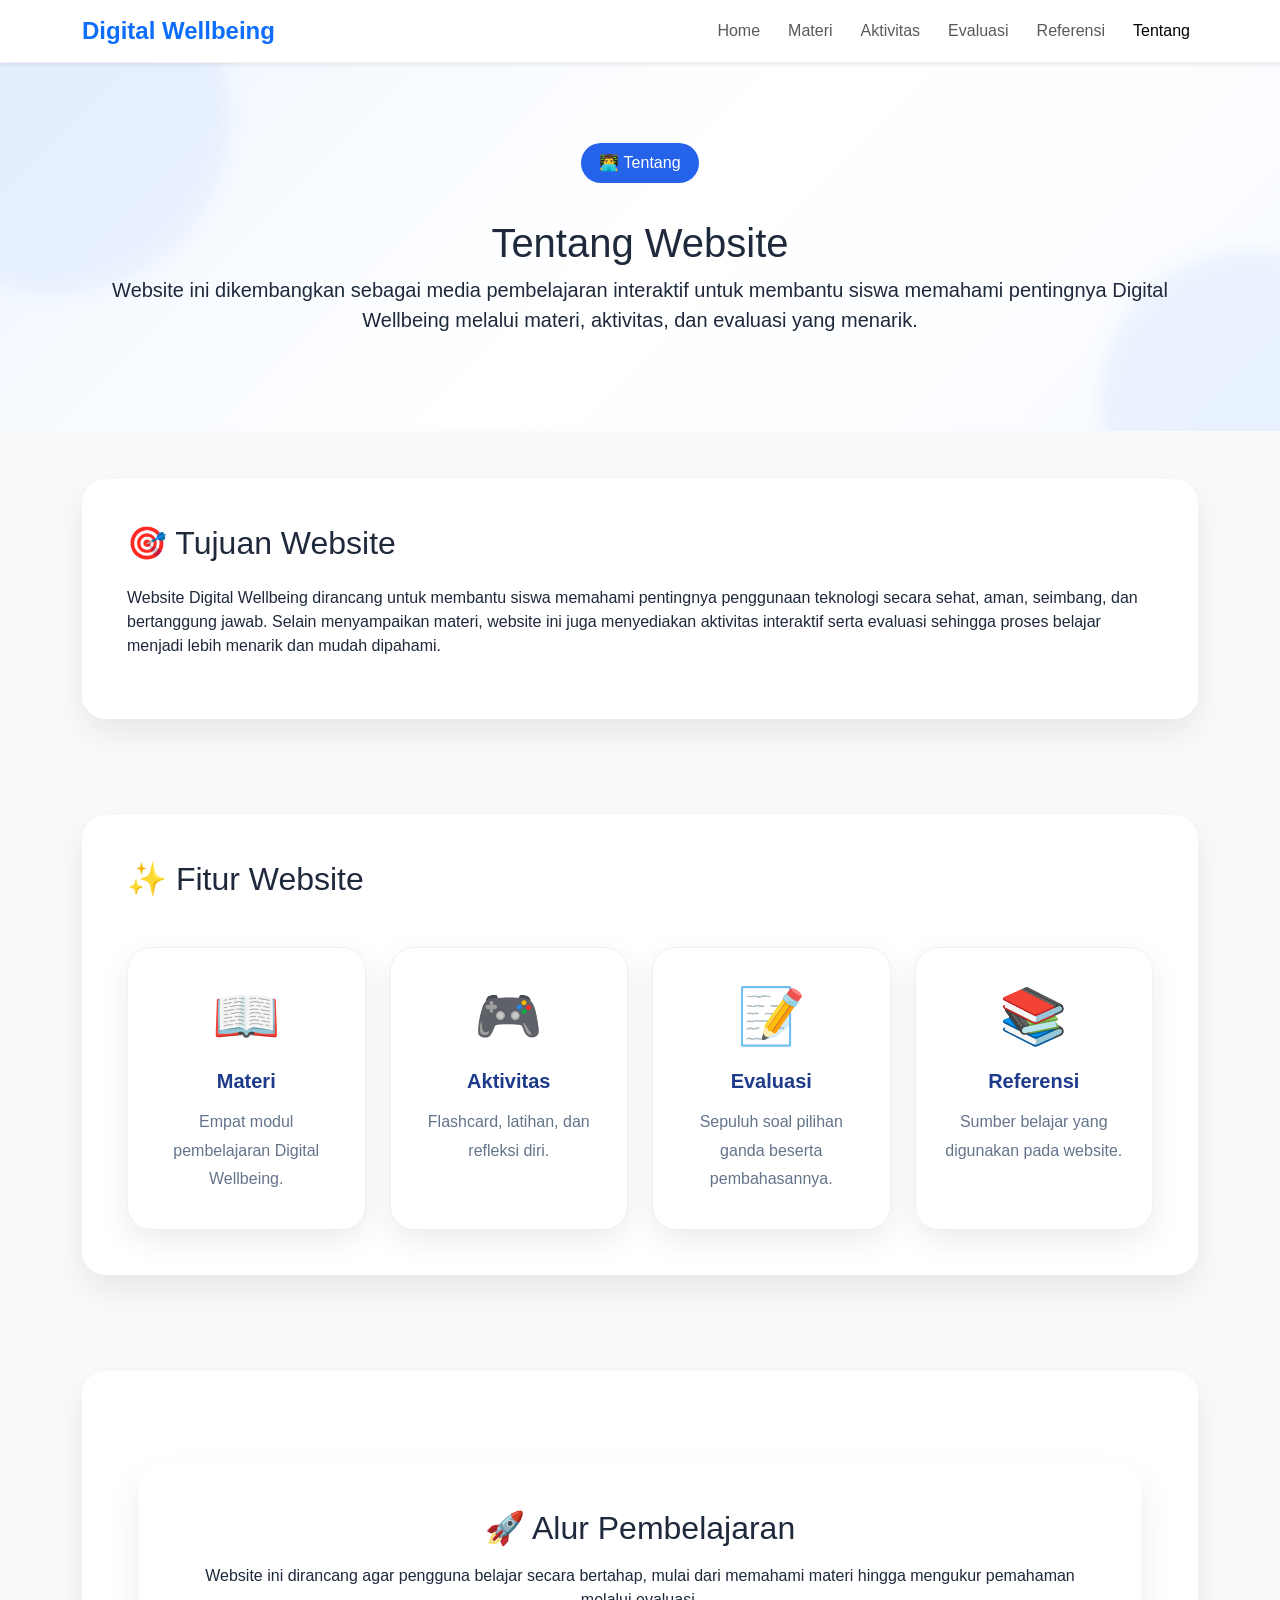
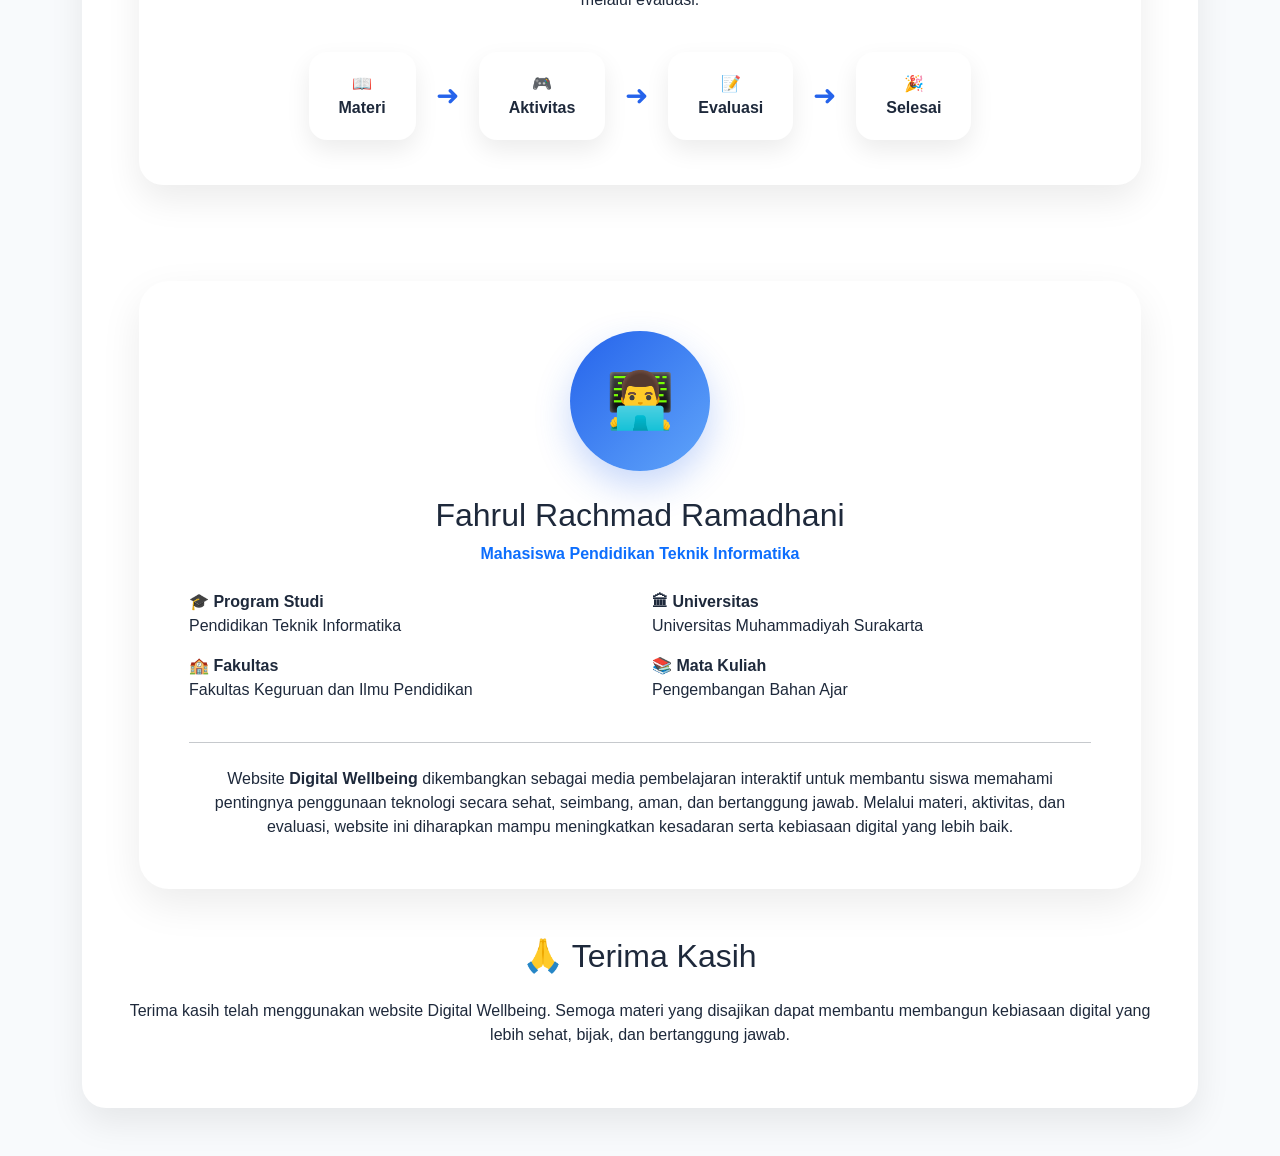
<file: pages/tentang.html>
<!DOCTYPE html>
<html lang="id">

<head>

    <meta charset="UTF-8">

    <meta name="viewport"
          content="width=device-width, initial-scale=1.0">

    <title>Tentang | Digital Wellbeing</title>

    <link href="https://cdn.jsdelivr.net/npm/bootstrap@5.3.7/dist/css/bootstrap.min.css"
          rel="stylesheet">

    <link rel="stylesheet"
          href="../css/style.css">

</head>

<body>

<!-- =========================
NAVBAR
========================= -->

<nav class="navbar navbar-expand-lg bg-white shadow-sm sticky-top">

    <div class="container">

        <a class="navbar-brand fw-bold text-primary"
           href="../index.html">

            Digital Wellbeing

        </a>

        <button class="navbar-toggler"
                data-bs-toggle="collapse"
                data-bs-target="#navbarNav">

            <span class="navbar-toggler-icon"></span>

        </button>

        <div class="collapse navbar-collapse"
             id="navbarNav">

            <ul class="navbar-nav ms-auto">

                <li class="nav-item">
                    <a class="nav-link" href="../index.html">Home</a>
                </li>

                <li class="nav-item">
                    <a class="nav-link" href="materi.html">Materi</a>
                </li>

                <li class="nav-item">
                    <a class="nav-link" href="aktivitas.html">Aktivitas</a>
                </li>

                <li class="nav-item">
                    <a class="nav-link" href="evaluasi.html">Evaluasi</a>
                </li>

                <li class="nav-item">
                    <a class="nav-link" href="referensi.html">Referensi</a>
                </li>

                <li class="nav-item">
                    <a class="nav-link active" href="tentang.html">Tentang</a>
                </li>

            </ul>

        </div>

    </div>

</nav>

<!-- =========================
HERO
========================= -->

<section class="hero-section">

    <div class="container text-center">

        <span class="module-badge">

            👨‍💻 Tentang

        </span>

        <h1 class="mt-3">

            Tentang Website

        </h1>

        <p class="lead">

            Website ini dikembangkan sebagai media pembelajaran
            interaktif untuk membantu siswa memahami pentingnya
            Digital Wellbeing melalui materi, aktivitas,
            dan evaluasi yang menarik.

        </p>

    </div>

</section>

<section class="py-5">

<div class="container">

<div class="content-box">

<h2>

🎯 Tujuan Website

</h2>

<p class="mt-4">

Website Digital Wellbeing dirancang untuk membantu siswa
memahami pentingnya penggunaan teknologi secara sehat,
aman, seimbang, dan bertanggung jawab.

Selain menyampaikan materi, website ini juga menyediakan
aktivitas interaktif serta evaluasi sehingga proses belajar
menjadi lebih menarik dan mudah dipahami.

</p>

</div>

</div>

</section>

<section class="py-5">

<div class="container">

<div class="content-box">

<h2>

✨ Fitur Website

</h2>

<div class="row mt-5">

<div class="col-md-3">

<div class="feature-card text-center">

<h1>📖</h1>

<h5>Materi</h5>

<p>

Empat modul pembelajaran
Digital Wellbeing.

</p>

</div>

</div>

<div class="col-md-3">

<div class="feature-card text-center">

<h1>🎮</h1>

<h5>Aktivitas</h5>

<p>

Flashcard, latihan,
dan refleksi diri.

</p>

</div>

</div>

<div class="col-md-3">

<div class="feature-card text-center">

<h1>📝</h1>

<h5>Evaluasi</h5>

<p>

Sepuluh soal pilihan ganda
beserta pembahasannya.

</p>

</div>

</div>

<div class="col-md-3">

<div class="feature-card text-center">

<h1>📚</h1>

<h5>Referensi</h5>

<p>

Sumber belajar yang
digunakan pada website.

</p>

</div>

</div>

</div>

</div>

</div>

</section>

<section class="py-5">

<div class="container">

<div class="content-box text-center">

<!-- =========================
ALUR PEMBELAJARAN
========================= -->

<section class="py-5">

    <div class="container">

        <div class="content-box text-center">

            <h2>

                🚀 Alur Pembelajaran

            </h2>

            <p class="mt-3">

                Website ini dirancang agar pengguna belajar secara bertahap,
                mulai dari memahami materi hingga mengukur pemahaman melalui evaluasi.

            </p>

            <div class="timeline">

                <div class="timeline-item">

                    📖<br>

                    Materi

                </div>

                <div class="timeline-arrow">

                    ➜

                </div>

                <div class="timeline-item">

                    🎮<br>

                    Aktivitas

                </div>

                <div class="timeline-arrow">

                    ➜

                </div>

                <div class="timeline-item">

                    📝<br>

                    Evaluasi

                </div>

                <div class="timeline-arrow">

                    ➜

                </div>

                <div class="timeline-item">

                    🎉<br>

                    Selesai

                </div>

            </div>

        </div>

    </div>

</section>

<!-- =========================
PENGEMBANG
========================= -->

<section class="py-5">

    <div class="container">

        <div class="about-card text-center">

            <div class="profile-avatar">

                👨‍💻

            </div>

            <h2>

                Fahrul Rachmad Ramadhani

            </h2>

            <p class="text-primary fw-semibold mb-4">

                Mahasiswa Pendidikan Teknik Informatika

            </p>

            <div class="row text-start mt-4">

                <div class="col-md-6">

                    <p>

                        <strong>🎓 Program Studi</strong><br>

                        Pendidikan Teknik Informatika

                    </p>

                    <p>

                        <strong>🏫 Fakultas</strong><br>

                        Fakultas Keguruan dan Ilmu Pendidikan

                    </p>

                </div>

                <div class="col-md-6">

                    <p>

                        <strong>🏛 Universitas</strong><br>

                        Universitas Muhammadiyah Surakarta

                    </p>

                    <p>

                        <strong>📚 Mata Kuliah</strong><br>

                        Pengembangan Bahan Ajar

                    </p>

                </div>

            </div>

            <hr class="my-4">

            <p class="mb-0">

                Website <strong>Digital Wellbeing</strong> dikembangkan sebagai media
                pembelajaran interaktif untuk membantu siswa memahami pentingnya
                penggunaan teknologi secara sehat, seimbang, aman, dan bertanggung jawab.
                Melalui materi, aktivitas, dan evaluasi, website ini diharapkan mampu
                meningkatkan kesadaran serta kebiasaan digital yang lebih baik.

            </p>

        </div>

    </div>

</section>

<h2>

🙏 Terima Kasih

</h2>

<p class="mt-4">

Terima kasih telah menggunakan website
Digital Wellbeing.

Semoga materi yang disajikan dapat membantu
membangun kebiasaan digital yang lebih sehat,
bijak, dan bertanggung jawab.

</p>

</div>

</div>

</section>

<script src="https://cdn.jsdelivr.net/npm/bootstrap@5.3.7/dist/js/bootstrap.bundle.min.js"></script>
<script src="../js/animation.js"></script>
</body>

</html>
</file>
<file: css/style.css>
/* ===========================
   GLOBAL STYLE
=========================== */

html{

    scroll-behavior:smooth;

}

*{
    margin:0;
    padding:0;
    box-sizing:border-box;
}

body{
    font-family:'Poppins',sans-serif;
    background:#F8FAFC;
    color:#1E293B;
}

a{
    text-decoration:none;
}

section{
    padding:80px 0;
}

/* ===========================
   NAVBAR
=========================== */

.navbar-brand{
    font-size:1.5rem;
    font-weight:700;
}

.nav-link{
    font-weight:500;
    margin-left:12px;
    transition:.3s;
}

.nav-link:hover{
    color:#2563EB;
}

/* ===========================
   HERO
=========================== */

.hero{
    min-height:90vh;
    display:flex;
    align-items:center;
}

.hero h1{
    color:#2563EB;
}

.hero h2{
    color:#1E293B;
}

.hero p{
    color:#64748B;
    line-height:1.8;
}

.hero-image{
    width:100%;
    max-width:520px;
}

/*=========================
ABOUT
=========================*/

.about{
    background:#ffffff;
}

.about-card{

    background:white;

    padding:35px;

    border-radius:18px;

    box-shadow:0 10px 30px rgba(0,0,0,.05);

    transition:.3s;

    height:100%;
}

.about-card:hover{

    transform:translateY(-8px);

}

.about-card h3{

    font-size:45px;

    margin-bottom:20px;

}

/*=========================
LEARNING GOALS
=========================*/

.learning-goals{

    background:#F8FAFC;

}

.goal-card{

    background:white;

    padding:30px;

    border-radius:18px;

    box-shadow:0 10px 30px rgba(0,0,0,.05);

    height:100%;

    transition:.3s;

}

.goal-card:hover{

    transform:translateY(-8px);

}

/*=========================
MODULES
=========================*/

.modules{

    background:white;

}

.module-card{

    background:#F8FAFC;

    border-radius:20px;

    padding:30px;

    height:100%;

    transition:.3s;

}

.module-card:hover{

    transform:translateY(-10px);

    box-shadow:0 15px 35px rgba(37,99,235,.15);

}

.module-number{

    width:55px;

    height:55px;

    background:#2563EB;

    color:white;

    border-radius:50%;

    display:flex;

    justify-content:center;

    align-items:center;

    font-weight:700;

    margin-bottom:20px;

}

/*=========================
CTA
=========================*/

.cta{

    background:linear-gradient(135deg,#2563EB,#3B82F6);

    padding:90px 0;

    color:white;

}

.cta p{

    max-width:700px;

    margin:auto;

    color:#E2E8F0;

}

.journey-step{

    text-align:center;

}

.step-circle{

    width:65px;

    height:65px;

    background:white;

    color:#2563EB;

    border-radius:50%;

    margin:auto;

    margin-bottom:15px;

    display:flex;

    justify-content:center;

    align-items:center;

    font-size:24px;

    font-weight:bold;

}

.journey-step h6{

    color:white;

    font-size:15px;

    line-height:1.5;

}

/*=========================
FOOTER
=========================*/

footer{

    background:#0F172A;

    color:white;

    padding:60px 0 20px;

}

footer h4,
footer h5{

    margin-bottom:20px;

}

footer p{

    color:#CBD5E1;

}

footer ul{

    list-style:none;

    padding:0;

}

footer li{

    margin-bottom:10px;

}

footer a{

    color:#CBD5E1;

}

footer a:hover{

    color:white;

}

footer hr{

    border-color:#334155;

    margin:35px 0 20px;

}

/*=========================
COURSE HERO
=========================*/

.course-hero{
    padding:60px 0;
    background:#EEF5FF;
}

.progress-box{

    background:white;

    padding:30px;

    border-radius:20px;

    box-shadow:0 10px 30px rgba(0,0,0,.08);

}

/*=========================
LEARNING PATH
=========================*/

.learning-path{

    padding:80px 0;

}

.section-title{

    margin-bottom:50px;

}

.path-card{

    display:block;

    text-decoration:none;

    background:white;

    color:#1E293B;

    padding:30px;

    border-radius:20px;

    box-shadow:0 10px 30px rgba(0,0,0,.06);

    transition:.3s;

    height:100%;

}

.path-card:hover{

    transform:translateY(-10px);

    color:#2563EB;

    box-shadow:0 20px 40px rgba(37,99,235,.15);

}

.path-icon{

    font-size:40px;

    display:block;

    margin-bottom:20px;

}

.path-card h5{

    margin-bottom:15px;

}

.path-card p{

    color:#64748B;

}

.path-card small{

    color:#2563EB;

    font-weight:600;

}

/*=========================
MODULE
=========================*/

.module-section{
    padding:40px 0;
}

.module-header{

    text-align:center;

    margin-bottom:60px;

}

.module-badge{

    display:inline-block;

    background:#2563EB;

    color:white;

    padding:8px 18px;

    border-radius:50px;

    margin-bottom:20px;

}

.module-header p{

    max-width:720px;

    margin:auto;

    color:#64748B;

}

.module-header h2{

    font-size:48px;

    font-weight:700;

    margin-top:15px;

    margin-bottom:20px;

}

.module-image{
    width:85%;
    display:block;
    margin:auto;
}

.module-image{
    width:85%;
    border-radius:20px;
}

.module-image{
    width:85%;
    border-radius:20px;
    box-shadow:0 10px 30px rgba(0,0,0,.08);
}

.module-image{
    margin-top:25px;
}

.content-box{

    background:#fff;

    padding:45px;

    border-radius:24px;

    box-shadow:0 15px 35px rgba(0,0,0,.08);

}

.module-info{

    display:flex;

    gap:15px;

    flex-wrap:wrap;

    margin-bottom:20px;

}

.module-info span{

    background:#EEF5FF;

    padding:8px 15px;

    border-radius:30px;

    font-size:14px;

    color:#2563EB;

    font-weight:600;

}

.info-box{

    background:#fff;

    padding:30px;

    border-radius:20px;

    box-shadow:0 10px 25px rgba(0,0,0,.06);

    height:100%;

    display:flex;

    flex-direction:column;

}

.info-box p,
.info-box ul{

    flex:1;

}

.info-box:hover{

    transform:translateY(-5px);

}

.fact-box{

    background:#FFF8E6;

    border-left:6px solid orange;

    padding:35px;

    border-radius:20px;

}

.summary-box{

    background:#EEF5FF;

    border-left:6px solid #2563EB;

}

.point-box{

    border-left:6px solid #22C55E;

}

.module-section{

    padding:120px 0;

}

/*=========================
CHECKLIST
=========================*/

.checklist-card{

    background:white;

    padding:35px;

    border-radius:20px;

    box-shadow:0 10px 25px rgba(0,0,0,.06);

}

.check-item{

    display:block;

    padding:12px 0;

    font-size:17px;

    cursor:pointer;

}

.check-item input{

    margin-right:12px;

    transform:scale(1.2);

}

/*=========================
CHECKLIST FEEDBACK
=========================*/

.complete-card{

    display:none;

    background:#E8F8EE;

    border:2px solid #22C55E;

    padding:35px;

    border-radius:20px;

    text-align:center;

}

.complete-card h3{

    color:#16A34A;

    margin-bottom:15px;

}

.habit-message .alert{

    font-size:18px;

    border-radius:15px;

}

.alert{
    border-radius:15px;
    font-size:17px;
}

.result-card{

    background:white;

    padding:40px;

    border-radius:20px;

    box-shadow:0 10px 25px rgba(0,0,0,.06);

}

.result-box{

    background:#F8FAFC;

    padding:25px;

    border-radius:15px;

    height:100%;

}

.good-box{

    border-left:6px solid #22C55E;

}

.improve-box{

    border-left:6px solid #F59E0B;

}

.result-box ul{

    padding-left:20px;

}

.result-box li{

    margin-bottom:10px;

}

.complete-card{
    display:none;
    background:#EAF8EE;
    border:2px solid #22C55E;
    border-radius:20px;
    padding:30px;
    text-align:center;
    margin-top:25px;
    margin-bottom:40px;
}

.complete-card h3{
    color:#15803D;
    margin-bottom:15px;
}

.complete-card p{
    color:#475569;
    margin-bottom:15px;
}

.progress{
    height:22px;
    border-radius:20px;
}

.progress-bar{
    font-weight:600;
    font-size:13px;
}

/*=========================
VIDEO PEMBELAJARAN
=========================*/

.video-card{

    background:#fff;

    padding:30px;

    border-radius:20px;

    box-shadow:0 10px 25px rgba(0,0,0,.08);

    margin-top:60px;

}

.video-card h3{

    font-weight:700;

    color:#1E293B;

}

.video-card iframe{

    border-radius:15px;

}

/*=========================
FINISH SECTION
=========================*/

.finish-section{
    padding:35px 0 90px;
}

.finish-card{

    background:#ffffff;

    border-radius:25px;

    padding:60px;

    text-align:center;

    box-shadow:0 15px 40px rgba(0,0,0,.08);

}

.finish-icon{

    font-size:60px;

    margin-bottom:20px;

}

.finish-card h2{

    font-size:42px;

    font-weight:700;

    color:#1E293B;

    margin-bottom:20px;

}

.finish-card p{

    color:#64748B;

    max-width:850px;

    margin:auto;

    font-size:18px;

    line-height:1.8;

}

.finish-list{

    display:grid;

    grid-template-columns:repeat(2,1fr);

    gap:18px;

    margin:45px 0;

}

.finish-item{

    background:#EEF5FF;

    border-radius:15px;

    padding:18px;

    font-weight:600;

    color:#2563EB;

}

.finish-button{

    margin-top:35px;

    display:flex;

    justify-content:center;

    gap:20px;

    flex-wrap:wrap;

}

/*=========================
FLASHCARD aktivitas
=========================*/

.flash-card{

    perspective:1000px;

    cursor:pointer;

    height:230px;

}

.flash-inner{

    position:relative;

    width:100%;

    height:100%;

    transition:0.6s;

    transform-style:preserve-3d;

}

.flash-card.active .flash-inner{

    transform:rotateY(180deg);

}

.flash-front,
.flash-back{

    position:absolute;

    width:100%;

    height:100%;

    border-radius:20px;

    backface-visibility:hidden;

    display:flex;

    justify-content:center;

    align-items:center;

    flex-direction:column;

    text-align:center;

    padding:25px;

    box-shadow:0 10px 30px rgba(0,0,0,.08);

}

.flash-front{

    background:#ffffff;

}

.flash-front h5{

    color:#0d6efd;

    font-weight:700;

}

.flash-front small{

    color:#6c757d;

}

.flash-back{

    background:#0d6efd;

    color:white;

    transform:rotateY(180deg);

    font-weight:500;

    line-height:1.7;

}

.flash-card:hover{

    transform:translateY(-5px);

    transition:.3s;

}

/*=========================
AKTIVITAS 2
=========================*/

#hasilQuiz{
    display:none;
}

#hasilQuiz .result-card{
    background:#ffffff;
    border-radius:20px;
    padding:35px;
    box-shadow:0 10px 30px rgba(0,0,0,.08);
}

#hasilQuiz h2{
    font-weight:700;
}

#hasilQuiz h1{
    color:#0d6efd;
    font-size:52px;
    font-weight:700;
}

#hasilQuiz .alert{
    border-radius:15px;
    text-align:left;
}

#hasilQuiz button{
    min-width:220px;
}

#cekQuiz{
    min-width:240px;
}

/*=========================
AKTIVITAS 3 - REFLEKSI
=========================*/

#hasilRefleksi{

    display:none;

}

#hasilRefleksi .reflection-card{

    background:#ffffff;

    border-radius:20px;

    padding:35px;

    box-shadow:0 10px 30px rgba(0,0,0,.08);

}

#hasilRefleksi h2{

    font-weight:700;

}

#hasilRefleksi h3{

    color:#0d6efd;

    font-weight:700;

}

#hasilRefleksi ul{

    margin-top:20px;

    padding-left:20px;

}

#hasilRefleksi li{

    margin-bottom:10px;

    line-height:1.8;

}

#cekRefleksi{

    min-width:240px;

}

/*=========================
PENUTUP AKTIVITAS
=========================*/

.finish-card{

    background:#fff;

}

.finish-card h2{

    font-weight:700;

}

.finish-card p{

    line-height:1.8;

}

.finish-card .btn{

    min-width:260px;

}

/*=========================
CHECKLIST MODUL
=========================*/

.module-checklist{

    margin-top:30px;

    padding:20px;

    background:#ffffff;

    border-radius:20px;

    box-shadow:0 8px 20px rgba(0,0,0,.08);

}

.module-item{

    display:flex;

    align-items:center;

    gap:15px;

    padding:12px 0;

    font-size:17px;

    border-bottom:1px solid #ececec;

}

.module-item:last-child{

    border-bottom:none;

}

.module-item .status{

    font-size:22px;

}

.module-item.done{

    color:#198754;

    font-weight:600;

}

/*=========================
CARD SELESAI MATERI
=========================*/

#materiSelesai{

    display:none;

}

/*=================================
EVALUASI
=================================*/

.question-card{

    background:#ffffff;

    border-radius:20px;

    padding:30px;

    margin-bottom:30px;

    box-shadow:0 10px 25px rgba(0,0,0,.08);

    border:1px solid #eef2f7;

    transition:.3s;

}

.question-card:hover{

    transform:translateY(-4px);

    box-shadow:0 18px 35px rgba(0,0,0,.12);

}

.question-card h5{

    font-weight:700;

    color:#1e293b;

    margin-bottom:20px;

    line-height:1.5;

}

.question-card .form-check{

    padding:12px 18px;

    border-radius:12px;

    margin-bottom:10px;

    transition:.25s;

}

.question-card .form-check:hover{

    background:#f8fbff;

}

.question-card .form-check-input{

    cursor:pointer;

}

.question-card .form-check-label{

    cursor:pointer;

    width:100%;

}

.question-number{

    display:inline-block;

    background:#2563eb;

    color:white;

    padding:8px 18px;

    border-radius:999px;

    font-size:14px;

    font-weight:600;

    letter-spacing:.5px;

}

/*=================================
REFERENSI
=================================*/

.reference-card{

    background:#ffffff;

    border-radius:20px;

    padding:25px;

    margin-bottom:20px;

    border:1px solid #edf2f7;

    box-shadow:0 8px 20px rgba(0,0,0,.08);

    transition:.3s;

}

.reference-card:hover{

    transform:translateY(-4px);

    box-shadow:0 15px 30px rgba(0,0,0,.12);

}

.reference-card h5{

    color:#2563eb;

    font-weight:700;

    margin-bottom:15px;

}

.reference-card ul{

    padding-left:20px;

}

.reference-card li{

    margin-bottom:10px;

}

/*=================================
TENTANG
=================================*/

.feature-card{

    background:#ffffff;

    border-radius:24px;

    padding:35px 25px;

    box-shadow:0 10px 30px rgba(0,0,0,.08);

    transition:.3s;

    height:100%;

    border:1px solid #edf2f7;

}

.feature-card:hover{

    transform:translateY(-8px);

    box-shadow:0 20px 40px rgba(37,99,235,.15);

}

.feature-card h1{

    font-size:55px;

    margin-bottom:20px;

}

.feature-card h5{

    font-weight:700;

    color:#1e3a8a;

    margin-bottom:15px;

}

.feature-card p{

    color:#64748b;

    line-height:1.8;

    margin-bottom:0;

}


/*=================================
ABOUT CARD
=================================*/

.about-card{

    background:#ffffff;

    border-radius:30px;

    padding:50px;

    box-shadow:0 15px 40px rgba(0,0,0,.08);

}


/*=================================
PROFILE
=================================*/

.profile-avatar{

    width:130px;

    height:130px;

    border-radius:50%;

    background:#2563eb;

    color:white;

    display:flex;

    justify-content:center;

    align-items:center;

    font-size:50px;

    margin:auto;

    margin-bottom:25px;

}


/*=================================
TIMELINE
=================================*/

.timeline{

    display:flex;

    justify-content:center;

    align-items:center;

    gap:20px;

    flex-wrap:wrap;

    margin-top:40px;

}

.timeline-item{

    background:white;

    border-radius:18px;

    padding:20px 30px;

    box-shadow:0 10px 25px rgba(0,0,0,.08);

    font-weight:600;

}

.timeline-arrow{

    font-size:28px;

    color:#2563eb;

}


/*=================================
THANK YOU
=================================*/

.thankyou-box{

    background:linear-gradient(135deg,#2563eb,#3b82f6);

    color:white;

    border-radius:30px;

    padding:60px;

    text-align:center;

    box-shadow:0 20px 40px rgba(37,99,235,.25);

}

.thankyou-box h2{

    font-weight:700;

    margin-bottom:25px;

}

.thankyou-box p{

    font-size:18px;

    line-height:1.8;

}


/*=================================
RESPONSIVE
=================================*/

@media(max-width:768px){

.about-card{

padding:30px;

}

.feature-card{

margin-bottom:25px;

}

.timeline{

flex-direction:column;

}

.timeline-arrow{

transform:rotate(90deg);

}

.about-card:hover{

    transform:translateY(-6px);

    box-shadow:0 20px 45px rgba(0,0,0,.12);

}

.thankyou-box{

padding:40px 25px;

}

}

.profile-avatar{

    width:140px;

    height:140px;

    border-radius:50%;

    background:linear-gradient(135deg,#2563eb,#60a5fa);

    color:white;

    display:flex;

    justify-content:center;

    align-items:center;

    font-size:55px;

    margin:auto;

    margin-bottom:25px;

    box-shadow:0 15px 35px rgba(37,99,235,.25);

}

/*=================================
FADE PAGE
=================================*/

body{

    animation:fadePage .45s ease;

}

@keyframes fadePage{

    from{

        opacity:0;

        transform:translateY(12px);

    }

    to{

        opacity:1;

        transform:translateY(0);

    }

}

/*=================================
SCROLL REVEAL
=================================*/

.reveal{

    opacity:0;

    transform:translateY(40px);

    transition:all .7s ease;

}

.reveal.active{

    opacity:1;

    transform:translateY(0);

}

/*=================================
NAVBAR POLISH
=================================*/

.navbar{

    background:rgba(255,255,255,.92)!important;

    backdrop-filter:blur(12px);

    -webkit-backdrop-filter:blur(12px);

    border-bottom:1px solid rgba(0,0,0,.05);

    transition:.3s;

}

/*=================================
BUTTON HOVER
=================================*/

.btn{

    transition:all .3s ease;

}

.btn:hover{

    transform:translateY(-3px);

    box-shadow:0 12px 25px rgba(37,99,235,.20);

}

.btn:active{

    transform:scale(.98);

}

.content-box{

    transition:.3s;

}

.content-box:hover{

    transform:translateY(-5px);

    box-shadow:0 18px 35px rgba(0,0,0,.10);

}

::selection{

    background:#2563eb;

    color:white;

}

/*=================================
SCROLLBAR
=================================*/

::-webkit-scrollbar{

    width:10px;

}

::-webkit-scrollbar-track{

    background:#f5f7fb;

}

::-webkit-scrollbar-thumb{

    background:#3b82f6;

    border-radius:50px;

}

::-webkit-scrollbar-thumb:hover{

    background:#2563eb;

}   

img{

    transition:.3s;

}

img:hover{

    transform:scale(1.02);

}

/*=================================
HERO POLISH
=================================*/

.hero-section{

    position:relative;

    overflow:hidden;

    background:linear-gradient(
        135deg,
        #eff6ff 0%,
        #ffffff 50%,
        #f8fbff 100%
    );

}

.hero-section::before{

    content:"";

    position:absolute;

    width:350px;

    height:350px;

    border-radius:50%;

    background:rgba(37,99,235,.06);

    top:-120px;

    left:-120px;

    filter:blur(10px);

}

.hero-section::after{

    content:"";

    position:absolute;

    width:300px;

    height:300px;

    border-radius:50%;

    background:rgba(59,130,246,.08);

    bottom:-120px;

    right:-120px;

    filter:blur(10px);

}

.hero-section .container{

    position:relative;

    z-index:2;

}

/*=================================
HOME HERO POLISH
=================================*/

.hero{

    position:relative;

    overflow:hidden;

    background:linear-gradient(
        135deg,
        #eff6ff 0%,
        #ffffff 50%,
        #f8fbff 100%
    );

}

.hero::before{

    content:"";

    position:absolute;

    width:350px;

    height:350px;

    border-radius:50%;

    background:rgba(37,99,235,.06);

    top:-120px;

    left:-120px;

    filter:blur(10px);

}

.hero::after{

    content:"";

    position:absolute;

    width:300px;

    height:300px;

    border-radius:50%;

    background:rgba(59,130,246,.08);

    bottom:-120px;

    right:-120px;

    filter:blur(10px);

}

.hero .container{

    position:relative;

    z-index:2;

}
</file>
